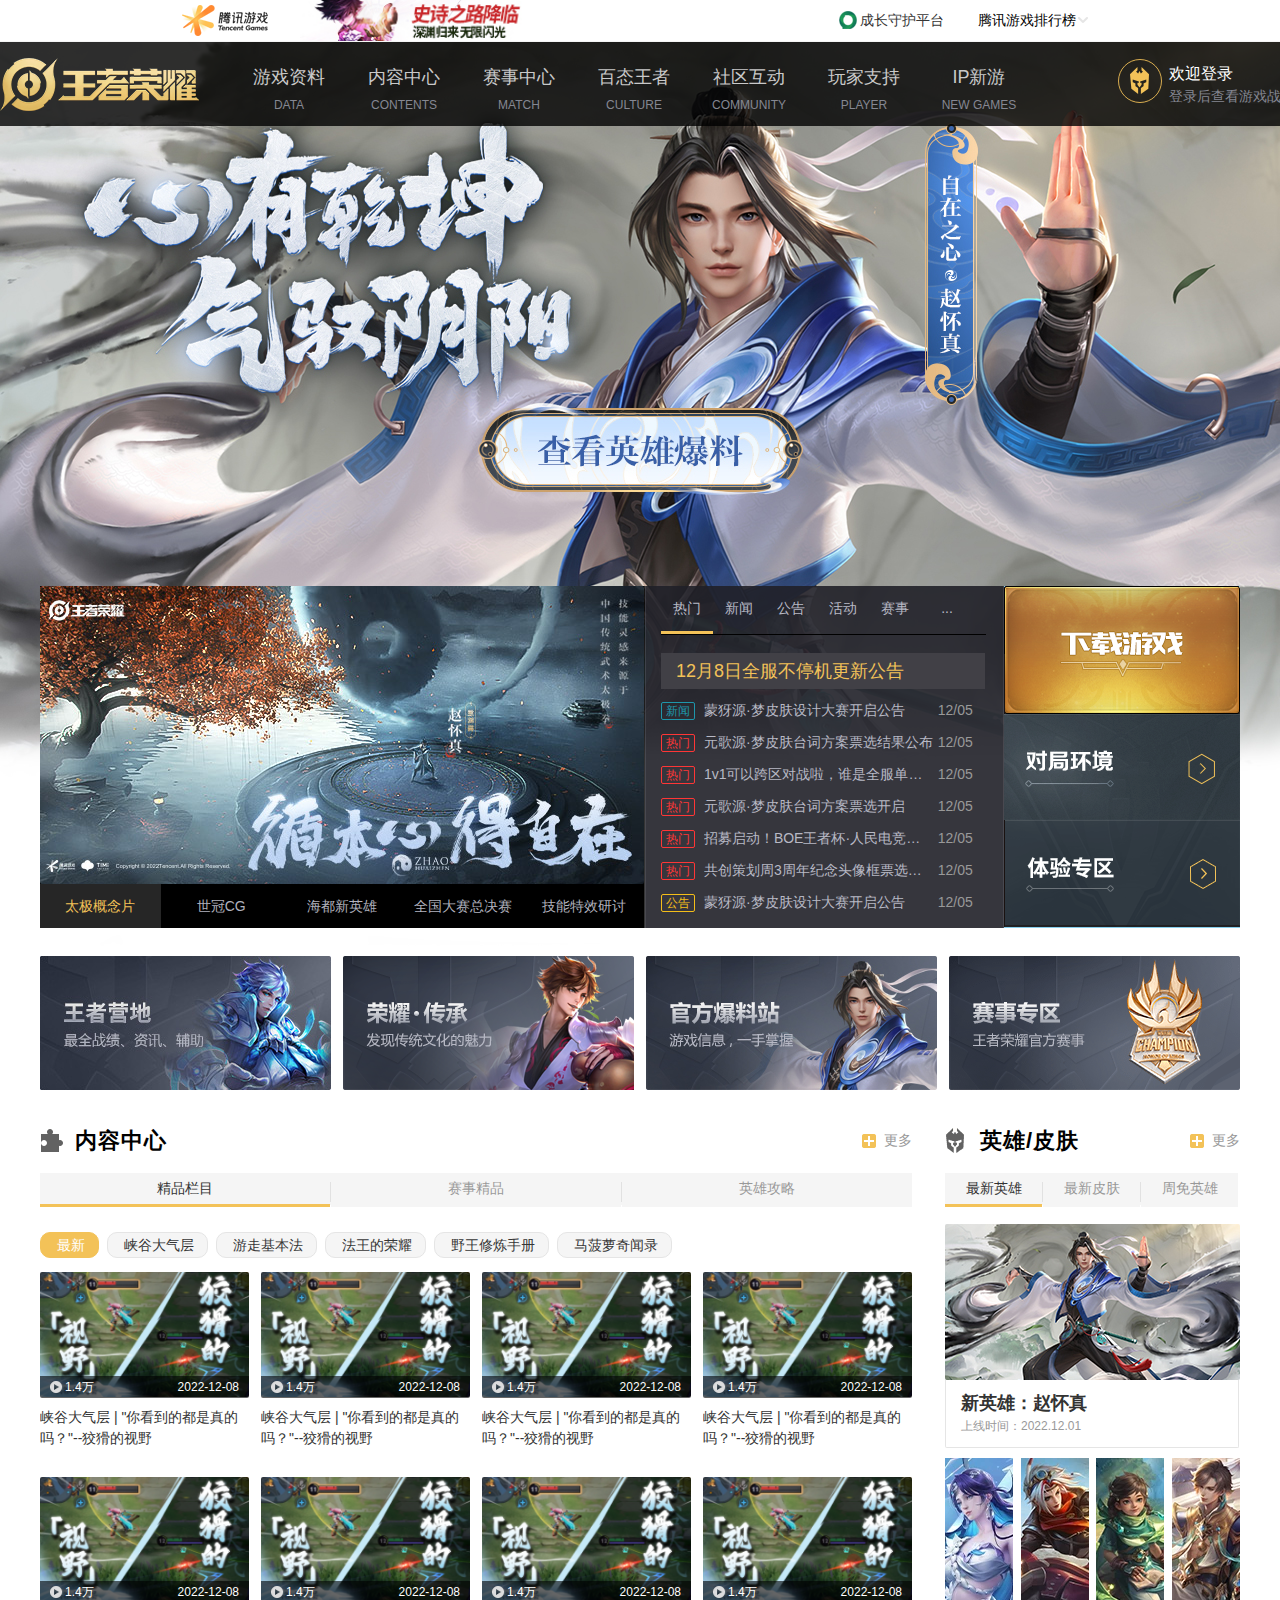
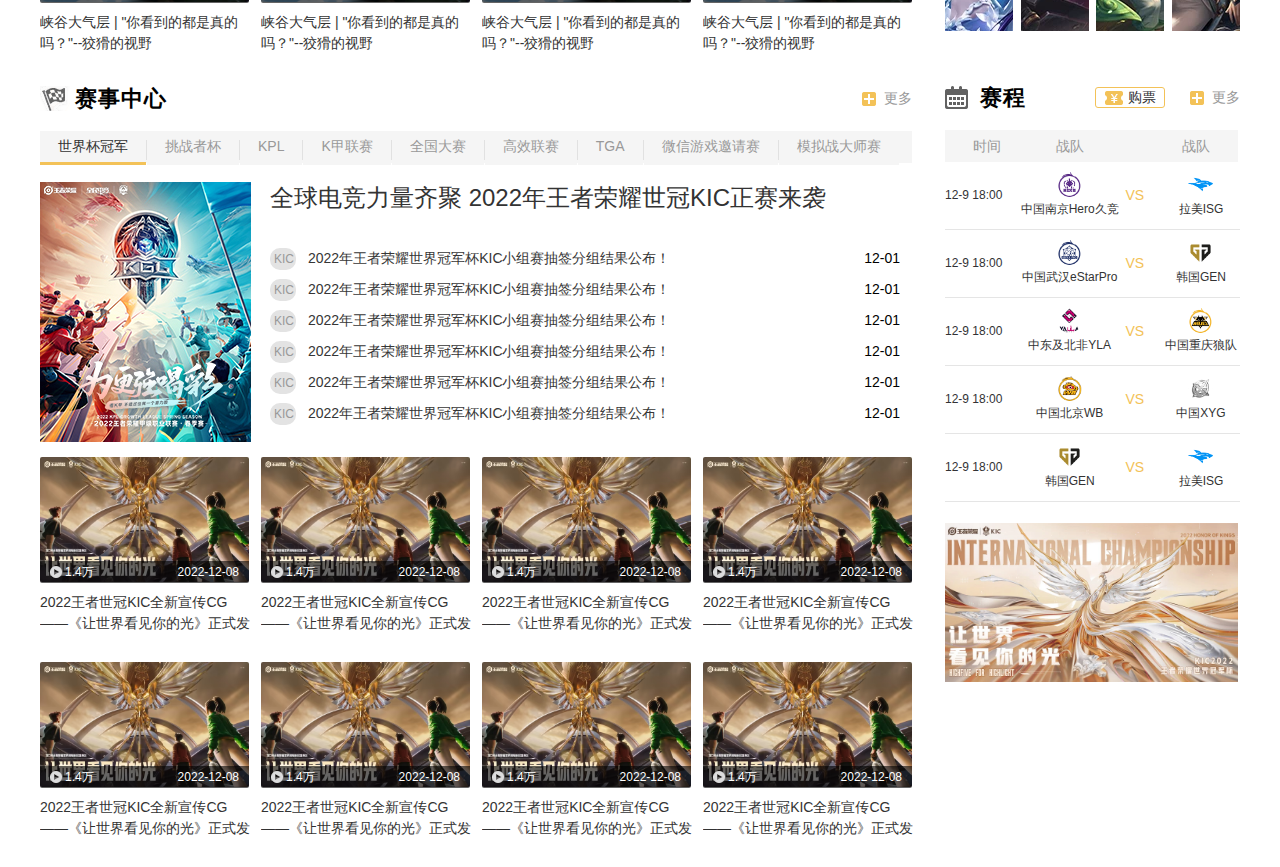
<file: index.html>
<!DOCTYPE html>
<html lang="en">
  <head>
    <meta charset="UTF-8" />
    <meta http-equiv="X-UA-Compatible" content="IE=edge" />
    <meta name="viewport" content="width=device-width, initial-scale=1.0" />
    <title>王者荣耀官方网站-腾讯游戏</title>
    <meta
      name="keywords"
      content="王者荣耀,王者,荣耀,moba手游,王者荣耀手游,王者手游,王者荣耀官网,王者荣耀免费下载,王者荣耀官方下载,王者荣耀电脑版,王者荣耀礼包,王者荣耀福利,王者下载,王者荣耀体验服,王者荣耀S29,海月,幻海映月,王者荣耀海月,王者荣耀新赛季,王者荣耀新战令"
    />

    <script src="./js/page_main.js" defer></script>
    <script src="./js/page_top.js" defer></script>
    <link rel="icon" href="https://pvp.qq.com/favicon.ico" />
    <link rel="stylesheet" href="./css/common.css" />
    <link rel="stylesheet" href="./css/reset.css" />
    <link rel="stylesheet" href="./css/page_top.css" />
    <link rel="stylesheet" href="./css/page_header.css" />
    <link rel="stylesheet" href="./css/page_main.css" />
    <link rel="stylesheet" href="./css/page_main_content.css" />
    <link rel="stylesheet" href="./css/video.css" />
  </head>
  <body>
    <div class="top">
      <div class="top_wrapper area">
        <div class="top_content">
          <div class="top_left">
            <a href="javascript:;" class="top_blnk" title="腾讯游戏logo">腾讯游戏logo</a>
            <img src="./img/top_dnf.jpg" class="top_dnf" />
          </div>
          <div class="top_right">
            <h3 class="top_defend">
              <a href="javascript:;">成长守护平台</a>
            </h3>
            <h3 class="top_ranking">
              腾讯游戏排行榜
              <i></i>
            </h3>
            <div class="ost_rank">
              <div class="new_col">
                <h2 class="rank_title">
                  <a href="javascript:;">热门端游排行榜</a>
                </h2>
                <ul class="rank_list">
                  <li class="rank_item">
                    <p class="game_name">地下城与勇士</p>
                    <img src="./img/dnf.jpg" alt="" />
                    <div class="rank_btn_bar">
                      <a href="javascript:;">进入官网</a>
                      <a href="javascript:;">下载游戏</a>
                    </div>
                    <div class="rank_order">2</div>
                  </li>
                  <li class="rank_item">
                    <p class="game_name">FIFA Online 4</p>
                    <img src="./img/FIFA.jpg" alt="" />
                    <div class="rank_btn_bar">
                      <a href="javascript:;">进入官网</a>
                      <a href="javascript:;">下载游戏</a>
                    </div>
                    <div class="rank_order">2</div>
                  </li>
                  <li class="rank_item">
                    <p class="game_name">NBA2K Online2</p>
                    <img src="./img/nba.webp" alt="" />
                    <div class="rank_btn_bar">
                      <a href="javascript:;">进入官网</a>
                      <a href="javascript:;">下载游戏</a>
                    </div>
                    <div class="rank_order">2</div>
                  </li>
                </ul>
              </div>
            </div>
          </div>
        </div>
        <div class="ost_img" style="display: none">
          <a href="javascript:;">
            <img src="./img/d45735c300b21233d8a92791452e1ea8.jpg" alt="" />
          </a>
        </div>
      </div>
    </div>
    <div class="content">
      <div class="header">
        <div class="header_inner">
          <h1>
            <a href="javascript:;" class="logo" title="王者荣耀">王者荣耀</a>
          </h1>
          <ul class="main-nav">
            <li>
              <a href="javascript:;" title="游戏资料">
                游戏资料
                <i>DATA</i>
              </a>
            </li>
            <li>
              <a href="javascript:;" title="内容中心">
                内容中心
                <i>CONTENTS</i>
              </a>
            </li>
            <li>
              <a href="javascript:;" title="赛事中心">
                赛事中心
                <i>MATCH</i>
              </a>
            </li>
            <li>
              <a href="javascript:;" title="百态王者">
                百态王者
                <i>CULTURE</i>
              </a>
            </li>
            <li>
              <a href="javascript:;" title="社区互动">
                社区互动
                <i>COMMUNITY</i>
              </a>
            </li>
            <li>
              <a href="javascript:;" title="玩家支持">
                玩家支持
                <i>PLAYER</i>
              </a>
            </li>
            <li>
              <a href="javascript:;" title="IP新游">
                IP新游
                <i>NEW GAMES</i>
              </a>
            </li>
          </ul>
          <div class="login_pannel">
            <a href="javascript:;">
              <img src="./img/下载.png" width="42" height="42" />
            </a>
            <div class="unlogin">
              <div class="unlogin_info">
                <a href="javascript:;">欢迎登录</a>
                <p>登录后查看游戏战绩</p>
              </div>
            </div>
          </div>
        </div>
        <div class="sub_nav">
          <ul class="sub_nav_inner">
            <li class="down_nav">
              <a href="javascript:;">版本介绍</a>
              <a href="javascript:;">游戏介绍</a>
              <a href="javascript:;">英雄资料</a>
              <a href="javascript:;">
                <i class="icon_hot"></i>
                爆料站
              </a>
              <a href="javascript:;">
                <i class="icon_fans"></i>
                世界观体验站
              </a>
              <a href="javascript:;">游戏壁纸</a>
            </li>
            <li class="down_nav">
              <a href="javascript:;">攻略中心</a>
              <a href="javascript:;">开放素材库</a>
              <a href="javascript:;">
                <i class="icon_fans"></i>
                内容共创平台
              </a>
              <a href="javascript:;">
                <i class="icon_fans"></i>
                手语打法参考
              </a>
            </li>
            <li class="down_nav">
              <a href="javascript:;">
                <i class="icon_hot"></i>
                世界冠军杯
              </a>
              <a href="javascript:;">挑战者杯</a>
              <a href="javascript:;">KPL</a>
              <a href="javascript:;">
                <i class="icon_hot"></i>
                全国大赛
              </a>
              <a href="javascript:;">女子公开赛</a>
              <a href="javascript:;">K甲联赛</a>
              <a href="javascript:;">高效联赛</a>
              <a href="javascript:;">
                <i class="icon_fans"></i>
                王者赛宝
              </a>
              <a href="javascript:;">赛事数据</a>
            </li>
            <li class="down_nav">
              <a href="javascript:;">
                <i class="icon_hot"></i>
                世界冠军杯
              </a>
              <a href="javascript:;">挑战者杯</a>
              <a href="javascript:;">KPL</a>
              <a href="javascript:;">
                <i class="icon_hot"></i>
                全国大赛
              </a>
              <a href="javascript:;">女子公开赛</a>
              <a href="javascript:;">K甲联赛</a>
              <a href="javascript:;">商户特权</a>
              <a href="javascript:;">龙翼王者卡</a>
            </li>
            <li class="down_nav">
              <a href="javascript:;">
                <i class="icon_hot"></i>
                世界冠军杯
              </a>
              <a href="javascript:;">挑战者杯</a>
              <a href="javascript:;">KPL</a>
              <a href="javascript:;">
                <i class="icon_hot"></i>
                全国大赛
              </a>
              <a href="javascript:;">女子公开赛</a>
              <a href="javascript:;">K甲联赛</a>
            </li>
            <li class="down_nav">
              <a href="javascript:;">腾讯游戏防沉迷</a>
              <a href="javascript:;">
                <i class="icon_guard"></i>
                成长守护平台
              </a>
              <a href="javascript:;">对局环境情报站</a>
              <a href="javascript:;">客服专区</a>
              <a href="javascript:;">礼包兑换</a>
              <a href="javascript:;">自助服务</a>
            </li>
            <li class="down_nav">
              <a href="javascript:;">
                <i class="icon_hot"></i>
                世界冠军杯
              </a>
              <a href="javascript:;">挑战者杯</a>
              <a href="javascript:;">KPL</a>
              <a href="javascript:;">
                <i class="icon_hot"></i>
                全国大赛
              </a>
              <a href="javascript:;">女子公开赛</a>
              <a href="javascript:;">K甲联赛</a>
            </li>
          </ul>
        </div>
      </div>
      <a class="kv_link" href="javascript:;"></a>

      <div class="main">
        <div class="main_news">
          <div class="main_news_rotate">
            <div class="pic">
              <a href="javascript:;">
                <img src="./img/banner1.jpeg" alt="" />
              </a>
              <a href="javascript:;">
                <img src="./img/banner2.jpeg" alt="" />
              </a>
              <a href="javascript:;">
                <img src="./img/banner3.jpeg" alt="" />
              </a>
              <a href="javascript:;">
                <img src="./img/banner4.jpeg" alt="" />
              </a>
              <a href="javascript:;">
                <img src="./img/banner5.jpeg" alt="" />
              </a>
            </div>
            <div class="btn">
              <a data-index="0" href="javascript:;" class="on item">太极概念片</a>
              <a data-index="1" href="javascript:;" class="item">世冠CG</a>
              <a data-index="2" href="javascript:;" class="item">海都新英雄</a>
              <a data-index="3" href="javascript:;" class="item">全国大赛总决赛</a>
              <a data-index="4" href="javascript:;" class="item">技能特效研讨</a>
            </div>
          </div>
          <div class="main_news_center">
            <div class="main_news_tab">
              <ul class="tab_hd">
                <li>
                  <a href="javascript:;">热门</a>
                </li>
                <li>
                  <a href="javascript:;">新闻</a>
                </li>
                <li>
                  <a href="javascript:;">公告</a>
                </li>
                <li>
                  <a href="javascript:;">活动</a>
                </li>
                <li>
                  <a href="javascript:;">赛事</a>
                </li>
                <li>
                  <a href="javascript:;" title="更多">...</a>
                </li>
              </ul>
              <div class="news_list">
                <ul>
                  <li>
                    <a href="javascript:;">
                      <span class="news_title">12月8日全服不停机更新公告</span>
                    </a>
                  </li>
                  <li>
                    <a href="javascript:;">
                      <span class="news_type type_xinwen">新闻</span>
                      <span class="news_title">蒙犽源·梦皮肤设计大赛开启公告</span>
                    </a>
                    <em>12/05</em>
                  </li>
                  <li>
                    <a href="javascript:;">
                      <span class="news_type">热门</span>
                      <span class="news_title">元歌源·梦皮肤台词方案票选结果公布</span>
                    </a>
                    <em>12/05</em>
                  </li>

                  <li>
                    <a href="javascript:;">
                      <span class="news_type">热门</span>
                      <span class="news_title">1v1可以跨区对战啦，谁是全服单挑王一试便知！</span>
                    </a>
                    <em>12/05</em>
                  </li>
                  <li>
                    <a href="javascript:;">
                      <span class="news_type">热门</span>
                      <span class="news_title">元歌源·梦皮肤台词方案票选开启</span>
                    </a>
                    <em>12/05</em>
                  </li>
                  <li>
                    <a href="javascript:;">
                      <span class="news_type">热门</span>
                      <span class="news_title">
                        招募启动！BOE王者杯·人民电竞超级联赛王者荣耀挑战赛燃战在即
                      </span>
                    </a>
                    <em>12/05</em>
                  </li>
                  <li>
                    <a href="javascript:;">
                      <span class="news_type">热门</span>
                      <span class="news_title">
                        共创策划周3周年纪念头像框票选结果公布【互动小任务第20期】
                      </span>
                    </a>
                    <em>12/05</em>
                  </li>
                  <li>
                    <a href="javascript:;">
                      <span class="news_type type_gonggao">公告</span>
                      <span class="news_title">蒙犽源·梦皮肤设计大赛开启公告</span>
                    </a>
                    <em>12/05</em>
                  </li>
                </ul>
              </div>
            </div>
          </div>
          <div class="main_news_download">
            <a href="javascript:;" class="download_btn">
              <!-- <span></span> -->
            </a>
            <a href="javascript:;" class="guard_btn"></a>
            <a href="javascript:;" class="tiyan_btn"></a>
          </div>
        </div>
        <div class="main_entrance">
          <a href="javasciprt:;">
            <img src="./img/王者营地.jpg" alt="" />
          </a>
          <a href="javasciprt:;">
            <img src="./img/荣耀传承.png" alt="" />
          </a>
          <a href="javasciprt:;">
            <img src="./img/爆料.jpg" alt="" />
          </a>
          <a href="javasciprt:;">
            <img src="./img/赛事.png" alt="" />
          </a>
        </div>
        <div class="main_item">
          <div class="strategy_center">
            <div class="item_header">
              <em class="item_icon"></em>
              <h3 class="item_title">内容中心</h3>
              <a href="javascript:;" class="more_btn">更多</a>
            </div>
            <div class="item_nav">
              <a href="javascript:;" class="on navBtn">精品栏目</a>
              <i class="split"></i>
              <a href="javascript:;" class="navBtn">赛事精品</a>
              <i class="split"></i>
              <a href="javascript:;" class="navBtn">英雄攻略</a>
            </div>
            <div class="top_title">
              <a href="javascript:;" class="on nav_title">最新</a>
              <a href="javascript:;" class="on nav_title">峡谷大气层</a>
              <a href="javascript:;" class="on nav_title">游走基本法</a>
              <a href="javascript:;" class="on nav_title">法王的荣耀</a>
              <a href="javascript:;" class="on nav_title">野王修炼手册</a>
              <a href="javascript:;" class="on nav_title">马菠萝奇闻录</a>
            </div>
            <div class="video">
              <ul class="video_list">
                <li class="video_item">
                  <a href="javascript:;">
                    <img src="./img/video(1).png" alt="" />
                    <span class="play_bar">
                      <em class="fl ico_play">1.4万</em>
                      <em class="fr">2022-12-08</em>
                    </span>
                    <div class="video_title" title="峡谷大气层 | ">
                      峡谷大气层 | "你看到的都是真的吗？"--狡猾的视野
                    </div>
                  </a>
                  <div class="mask">
                    <span class="mask_play_icon"></span>
                  </div>
                </li>
                <li class="video_item">
                  <a href="javascript:;">
                    <img src="./img/video(1).png" alt="" />
                    <span class="play_bar">
                      <em class="fl ico_play">1.4万</em>
                      <em class="fr">2022-12-08</em>
                    </span>
                    <div class="video_title" title="峡谷大气层 | ">
                      峡谷大气层 | "你看到的都是真的吗？"--狡猾的视野
                    </div>
                  </a>
                  <div class="mask">
                    <span class="mask_play_icon"></span>
                  </div>
                </li>
                <li class="video_item">
                  <a href="javascript:;">
                    <img src="./img/video(1).png" alt="" />
                    <span class="play_bar">
                      <em class="fl ico_play">1.4万</em>
                      <em class="fr">2022-12-08</em>
                    </span>
                    <div class="video_title" title="峡谷大气层 | ">
                      峡谷大气层 | "你看到的都是真的吗？"--狡猾的视野
                    </div>
                  </a>
                  <div class="mask">
                    <span class="mask_play_icon"></span>
                  </div>
                </li>
                <li class="video_item">
                  <a href="javascript:;">
                    <img src="./img/video(1).png" alt="" />
                    <span class="play_bar">
                      <em class="fl ico_play">1.4万</em>
                      <em class="fr">2022-12-08</em>
                    </span>
                    <div class="video_title" title="峡谷大气层 | ">
                      峡谷大气层 | "你看到的都是真的吗？"--狡猾的视野
                    </div>
                  </a>
                  <div class="mask">
                    <span class="mask_play_icon"></span>
                  </div>
                </li>
                <li class="video_item">
                  <a href="javascript:;">
                    <img src="./img/video(1).png" alt="" />
                    <span class="play_bar">
                      <em class="fl ico_play">1.4万</em>
                      <em class="fr">2022-12-08</em>
                    </span>
                    <div class="video_title" title="峡谷大气层 | ">
                      峡谷大气层 | "你看到的都是真的吗？"--狡猾的视野
                    </div>
                  </a>
                  <div class="mask">
                    <span class="mask_play_icon"></span>
                  </div>
                </li>
                <li class="video_item">
                  <a href="javascript:;">
                    <img src="./img/video(1).png" alt="" />
                    <span class="play_bar">
                      <em class="fl ico_play">1.4万</em>
                      <em class="fr">2022-12-08</em>
                    </span>
                    <div class="video_title" title="峡谷大气层 | ">
                      峡谷大气层 | "你看到的都是真的吗？"--狡猾的视野
                    </div>
                  </a>
                  <div class="mask">
                    <span class="mask_play_icon"></span>
                  </div>
                </li>
                <li class="video_item">
                  <a href="javascript:;">
                    <img src="./img/video(1).png" alt="" />
                    <span class="play_bar">
                      <em class="fl ico_play">1.4万</em>
                      <em class="fr">2022-12-08</em>
                    </span>
                    <div class="video_title" title="峡谷大气层 | ">
                      峡谷大气层 | "你看到的都是真的吗？"--狡猾的视野
                    </div>
                  </a>
                  <div class="mask">
                    <span class="mask_play_icon"></span>
                  </div>
                </li>
                <li class="video_item">
                  <a href="javascript:;">
                    <img src="./img/video(1).png" alt="" />
                    <span class="play_bar">
                      <em class="fl ico_play">1.4万</em>
                      <em class="fr">2022-12-08</em>
                    </span>
                    <div class="video_title" title="峡谷大气层 | ">
                      峡谷大气层 | "你看到的都是真的吗？"--狡猾的视野
                    </div>
                  </a>
                  <div class="mask">
                    <span class="mask_play_icon"></span>
                  </div>
                </li>
              </ul>
            </div>
            <div class="item_header">
              <em class="item_icon item_saishi"></em>
              <h3 class="item_title">赛事中心</h3>
              <a href="javascript:;" class="more_btn">更多</a>
            </div>
            <div class="item_nav item_saishi">
              <a href="javascript:;" class="on navBtn">世界杯冠军</a>
              <i class="split"></i>
              <a href="javascript:;" class="navBtn">挑战者杯</a>
              <i class="split"></i>
              <a href="javascript:;" class="navBtn">KPL</a>
              <i class="split"></i>
              <a href="javacript:;" class="navBtn">K甲联赛</a>
              <i class="split"></i>
              <a href="javascript:;" class="navBtn">全国大赛</a>
              <i class="split"></i>
              <a href="javascript:;" class="navBtn">高效联赛</a>
              <i class="split"></i>
              <a href="javascript:;" class="navBtn">TGA</a>
              <i class="split"></i>
              <a href="javascript:;" class="navBtn">微信游戏邀请赛</a>
              <i class="split"></i>
              <a href="javascript:;" class="navBtn">模拟战大师赛</a>
            </div>
            <div class="item_content">
              <div class="match_news">
                <div class="match_pic">
                  <a href="javascript:;">
                    <img src="./img/比赛.jpg" alt="" />
                  </a>
                </div>
                <ul class="match_list">
                  <li class="match_list_title">
                    <span></span>
                    <a href="javascript:;">全球电竞力量齐聚 2022年王者荣耀世冠KIC正赛来袭</a>
                  </li>
                  <li>
                    <span class="news_type">KIC</span>
                    <a href="javascript:;">2022年王者荣耀世界冠军杯KIC小组赛抽签分组结果公布！</a>
                    <em class="news_time">12-01</em>
                  </li>
                  <li>
                    <span class="news_type">KIC</span>
                    <a href="javascript:;">2022年王者荣耀世界冠军杯KIC小组赛抽签分组结果公布！</a>
                    <em class="news_time">12-01</em>
                  </li>
                  <li>
                    <span class="news_type">KIC</span>
                    <a href="javascript:;">2022年王者荣耀世界冠军杯KIC小组赛抽签分组结果公布！</a>
                    <em class="news_time">12-01</em>
                  </li>
                  <li>
                    <span class="news_type">KIC</span>
                    <a href="javascript:;">2022年王者荣耀世界冠军杯KIC小组赛抽签分组结果公布！</a>
                    <em class="news_time">12-01</em>
                  </li>
                  <li>
                    <span class="news_type">KIC</span>
                    <a href="javascript:;">2022年王者荣耀世界冠军杯KIC小组赛抽签分组结果公布！</a>
                    <em class="news_time">12-01</em>
                  </li>
                  <li>
                    <span class="news_type">KIC</span>
                    <a href="javascript:;">2022年王者荣耀世界冠军杯KIC小组赛抽签分组结果公布！</a>
                    <em class="news_time">12-01</em>
                  </li>
                </ul>
              </div>
              <div class="video">
                <ul class="video_list">
                  <li
                    class="video_item"
                    title="2022王者世冠KIC全新宣传CG——《让世界看见你的光》正式发布 "
                  >
                    <a href="javascript:;">
                      <img src="./img/640.avif" alt="" />
                      <span class="play_bar">
                        <em class="fl ico_play">1.4万</em>
                        <em class="fr">2022-12-08</em>
                      </span>
                      <div class="video_title">
                        2022王者世冠KIC全新宣传CG——《让世界看见你的光》正式发布
                      </div>
                    </a>
                    <div class="mask">
                      <span class="mask_play_icon"></span>
                    </div>
                  </li>
                  <li
                    class="video_item"
                    title="2022王者世冠KIC全新宣传CG——《让世界看见你的光》正式发布 "
                  >
                    <a href="javascript:;">
                      <img src="./img/640.avif" alt="" />
                      <span class="play_bar">
                        <em class="fl ico_play">1.4万</em>
                        <em class="fr">2022-12-08</em>
                      </span>
                      <div class="video_title">
                        2022王者世冠KIC全新宣传CG——《让世界看见你的光》正式发布
                      </div>
                    </a>
                    <div class="mask">
                      <span class="mask_play_icon"></span>
                    </div>
                  </li>
                  <li
                    class="video_item"
                    title="2022王者世冠KIC全新宣传CG——《让世界看见你的光》正式发布 "
                  >
                    <a href="javascript:;">
                      <img src="./img/640.avif" alt="" />
                      <span class="play_bar">
                        <em class="fl ico_play">1.4万</em>
                        <em class="fr">2022-12-08</em>
                      </span>
                      <div class="video_title">
                        2022王者世冠KIC全新宣传CG——《让世界看见你的光》正式发布
                      </div>
                    </a>
                    <div class="mask">
                      <span class="mask_play_icon"></span>
                    </div>
                  </li>
                  <li
                    class="video_item"
                    title="2022王者世冠KIC全新宣传CG——《让世界看见你的光》正式发布 "
                  >
                    <a href="javascript:;">
                      <img src="./img/640.avif" alt="" />
                      <span class="play_bar">
                        <em class="fl ico_play">1.4万</em>
                        <em class="fr">2022-12-08</em>
                      </span>
                      <div class="video_title">
                        2022王者世冠KIC全新宣传CG——《让世界看见你的光》正式发布
                      </div>
                    </a>
                    <div class="mask">
                      <span class="mask_play_icon"></span>
                    </div>
                  </li>
                  <li
                    class="video_item"
                    title="2022王者世冠KIC全新宣传CG——《让世界看见你的光》正式发布 "
                  >
                    <a href="javascript:;">
                      <img src="./img/640.avif" alt="" />
                      <span class="play_bar">
                        <em class="fl ico_play">1.4万</em>
                        <em class="fr">2022-12-08</em>
                      </span>
                      <div class="video_title">
                        2022王者世冠KIC全新宣传CG——《让世界看见你的光》正式发布
                      </div>
                    </a>
                    <div class="mask">
                      <span class="mask_play_icon"></span>
                    </div>
                  </li>
                  <li
                    class="video_item"
                    title="2022王者世冠KIC全新宣传CG——《让世界看见你的光》正式发布 "
                  >
                    <a href="javascript:;">
                      <img src="./img/640.avif" alt="" />
                      <span class="play_bar">
                        <em class="fl ico_play">1.4万</em>
                        <em class="fr">2022-12-08</em>
                      </span>
                      <div class="video_title">
                        2022王者世冠KIC全新宣传CG——《让世界看见你的光》正式发布
                      </div>
                    </a>
                    <div class="mask">
                      <span class="mask_play_icon"></span>
                    </div>
                  </li>
                  <li
                    class="video_item"
                    title="2022王者世冠KIC全新宣传CG——《让世界看见你的光》正式发布 "
                  >
                    <a href="javascript:;">
                      <img src="./img/640.avif" alt="" />
                      <span class="play_bar">
                        <em class="fl ico_play">1.4万</em>
                        <em class="fr">2022-12-08</em>
                      </span>
                      <div class="video_title">
                        2022王者世冠KIC全新宣传CG——《让世界看见你的光》正式发布
                      </div>
                    </a>
                    <div class="mask">
                      <span class="mask_play_icon"></span>
                    </div>
                  </li>
                  <li
                    class="video_item"
                    title="2022王者世冠KIC全新宣传CG——《让世界看见你的光》正式发布 "
                  >
                    <a href="javascript:;">
                      <img src="./img/640.avif" alt="" />
                      <span class="play_bar">
                        <em class="fl ico_play">1.4万</em>
                        <em class="fr">2022-12-08</em>
                      </span>
                      <div class="video_title">
                        2022王者世冠KIC全新宣传CG——《让世界看见你的光》正式发布
                      </div>
                    </a>
                    <div class="mask">
                      <span class="mask_play_icon"></span>
                    </div>
                  </li>
                </ul>
              </div>
            </div>
          </div>
          <div class="skin_center">
            <div class="item_header">
              <em class="item_icon"></em>
              <h3 class="item_title">英雄/皮肤</h3>
              <a href="javascript:;" class="more_btn">更多</a>
            </div>
            <div class="item_nav">
              <a href="javascript:;" class="on navBtn">最新英雄</a>
              <i class="split"></i>
              <a href="javascript:;" class="navBtn">最新皮肤</a>
              <i class="split"></i>
              <a href="javascript:;" class="navBtn">周免英雄</a>
            </div>
            <div class="item_content">
              <div class="new_hero">
                <a href="javascript:;">
                  <img src="./img/544.jpg" alt="" />
                </a>
                <div class="new_hero_info">
                  <p class="new_hero_name">新英雄：赵怀真</p>
                  <p>上线时间：2022.12.01</p>
                </div>
              </div>
              <div class="hero_pic_list">
                <ul class="hero_list">
                  <li>
                    <a href="javascript:;">
                      <img src="./img/海月.webp" alt="" width="68" height="173" />
                      <span class="hero_mask"></span>
                      <span class="hero_mask_message">海月</span>
                    </a>
                  </li>
                  <li>
                    <a href="javascript:;">
                      <img src="./img/戈雅.webp" alt="" width="68" height="173" />
                      <span class="hero_mask"></span>
                      <span class="hero_mask_message">戈雅</span>
                    </a>
                  </li>
                  <li>
                    <a href="javascript:;">
                      <img src="./img/桑启.webp" alt="" width="68" height="173" />
                      <span class="hero_mask"></span>
                      <span class="hero_mask_message">桑启</span>
                    </a>
                  </li>
                  <li>
                    <a href="javascript:;">
                      <img src="./img/暃.webp" alt="" width="68" height="173" />
                      <span class="hero_mask"></span>
                      <span class="hero_mask_message">暃</span>
                    </a>
                  </li>
                </ul>
              </div>
            </div>
            <div class="item_header header_saicheng">
              <em class="item_icon item_saicheng"></em>
              <h3 class="item_title">赛程</h3>
              <a href="javascript:;" class="buy_ticket">购票</a>
              <a href="javascript:;" class="more_btn">更多</a>
            </div>
            <div class="item_nav_play">
              <div class="item_nav">
                <span href="javascript:;" class="on navBtn">时间</span>
                <span href="javascript:;" class="navBtn">战队</span>
                <span href="javascript:;" class="col2 navBtn"></span>
                <span href="javascript:;" class="navBtn">战队</span>
              </div>
              <div class="item_content">
                <ul class="item_list_play">
                  <li>
                    <span class="match_time">12-9 18:00</span>
                    <span class="team_name">
                      <img src="./img/hero.png" alt="" />
                      <em>中国南京Hero久竞</em>
                    </span>
                    <span class="vs">VS</span>
                    <span class="team_name">
                      <img src="./img/拉美.png" alt="" />
                      <em>拉美ISG</em>
                    </span>
                  </li>
                  <li>
                    <span class="match_time">12-9 18:00</span>
                    <span class="team_name">
                      <img src="./img/estar.png" alt="" />
                      <em>中国武汉eStarPro</em>
                    </span>
                    <span class="vs">VS</span>
                    <span class="team_name">
                      <img src="./img/GEN.png" alt="" />
                      <em>韩国GEN</em>
                    </span>
                  </li>
                  <li>
                    <span class="match_time">12-9 18:00</span>
                    <span class="team_name">
                      <img src="./img/YLA.png" alt="" />
                      <em>中东及北非YLA</em>
                    </span>
                    <span class="vs">VS</span>
                    <span class="team_name">
                      <img src="./img/中国重庆狼队.png" alt="" />
                      <em>中国重庆狼队</em>
                    </span>
                  </li>
                  <li>
                    <span class="match_time">12-9 18:00</span>
                    <span class="team_name">
                      <img src="./img/WB.png" alt="" />
                      <em>中国北京WB</em>
                    </span>
                    <span class="vs">VS</span>
                    <span class="team_name">
                      <img src="./img/XYG.png" alt="" />
                      <em>中国XYG</em>
                    </span>
                  </li>
                  <li>
                    <span class="match_time">12-9 18:00</span>
                    <span class="team_name">
                      <img src="./img/GEN.png" alt="" />
                      <em>韩国GEN</em>
                    </span>
                    <span class="vs">VS</span>
                    <span class="team_name">
                      <img src="./img/拉美.png" alt="" />
                      <em>拉美ISG</em>
                    </span>
                  </li>
                </ul>
                <div class="match_adver">
                  <a href="javascript:;">
                    <img src="./img/match_kic.webp" alt="" />
                  </a>
                </div>
              </div>
            </div>
          </div>
        </div>
      </div>
    </div>
  </body>
</html>
</file>
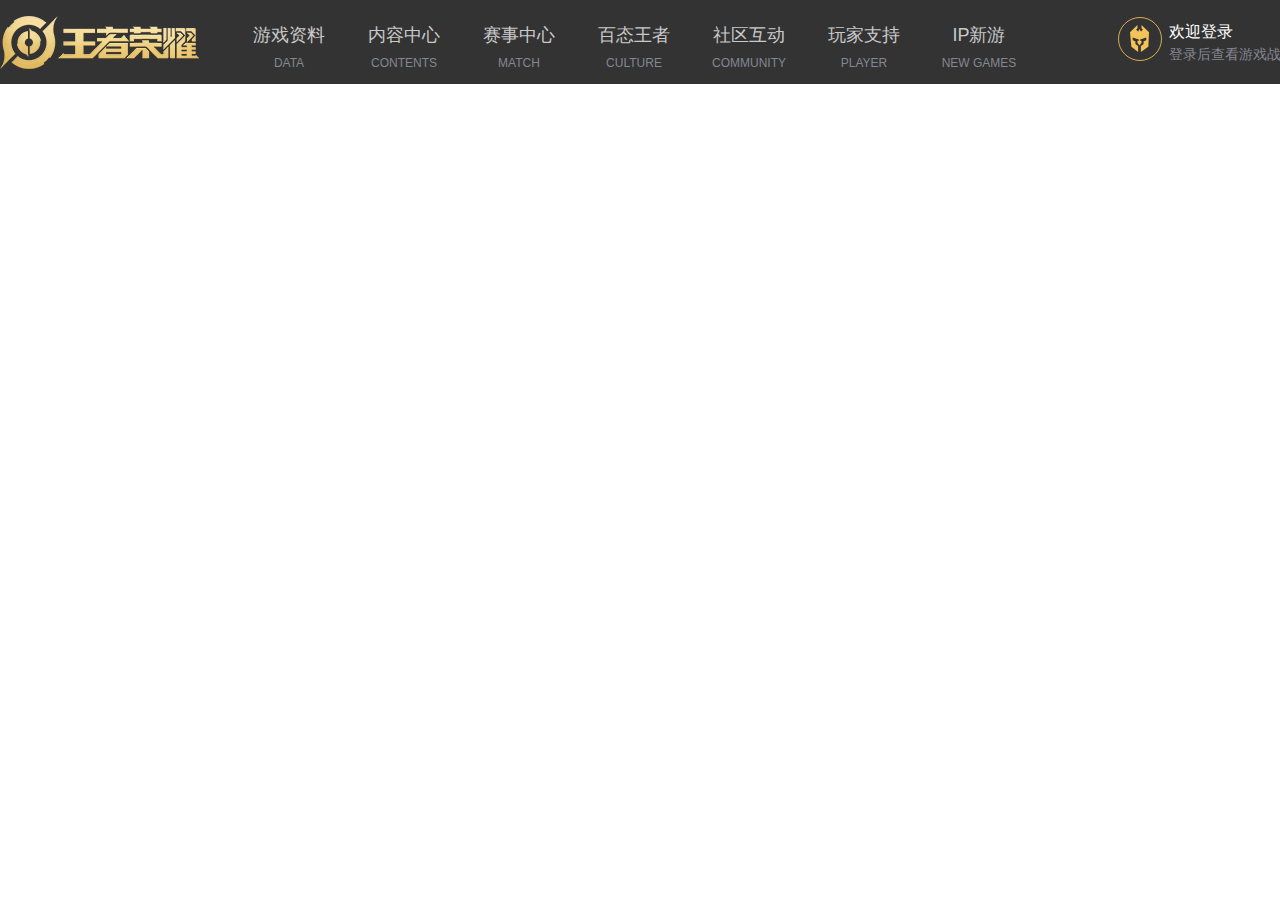
<file: page_header.html>
<!DOCTYPE html>
<html lang="en">
  <head>
    <meta charset="UTF-8" />
    <meta http-equiv="X-UA-Compatible" content="IE=edge" />
    <meta name="viewport" content="width=device-width, initial-scale=1.0" />
    <title>Document</title>
    <link rel="stylesheet" href="./css/reset.css" />
    <link rel="stylesheet" href="./css/common.css" />
    <style>
      .header {
        width: 100%;
        min-width: 1300px;
        height: 84px;
        background: #000;
        background-color: rgba(0, 0, 0, 0.8);
      }
      .header .header_inner {
        position: relative;
        z-index: 111;
        display: flex;
        justify-content: space-between;
        width: 1300px;
        height: 84px;
        /* background-color: green; */
        margin: 0 auto;
      }
      .header .header_inner .logo {
        position: relative;
        top: 50%;
        left: 50%;
        display: block;
        width: 200px;
        line-height: 54px;
        background: url('./img/logo_\(2\).png') no-repeat center center;
        text-indent: -999px;
        transform: translate(-50%, -50%);
      }
      .header .header_inner .main-nav {
        display: flex;
        flex: 1;
        transform: translate(34px);
      }
      .header .header_inner .main-nav > li {
        width: 115px;
        height: 84px;
        text-align: center;
      }
      .header .header_inner .main-nav > li:hover {
        background: url('./img/index.png') no-repeat;
        display: inline-block;
      }
      .header .header_inner .main-nav > li > a {
        display: block;
        width: 110px;
        height: 64px;
        padding: 20px 0 0;
        color: #c9c9c9;
        font-size: 18px;
        line-height: 30px;
      }
      .header .header_inner .main-nav i {
        display: block;
        padding-top: 5px;
        font-size: 12px;
        line-height: 16px;
        color: #858792;
      }
      .header .header_inner .login_pannel {
        display: flex;
        align-items: center;
        width: 182px;
      }
      .header .header_inner .login_pannel > a {
        display: block;
        margin-right: 7px;
      }
      .header .header_inner .login_pannel > a > img {
        border: 1px solid #d9ad50;
        border-radius: 42px;
      }
      .header .header_inner .login_pannel .unlogin .unlogin_info {
        width: 130px;
      }
      .header .header_inner .login_pannel .unlogin .unlogin_info > a {
        color: #ffffff;
        font-size: 16px;
      }
      .header .header_inner .login_pannel .unlogin .unlogin_info > p {
        color: #858792;
      }
      /* 隐藏的导航 */
      /* .header:hover .sub_nav {
        height: 285px;
      } */
      .header .sub_nav {
        /* height: 285px; */
        height: 0;
        position: absolute;
        top: 83px;
        left: 0;
        width: 100%;
        background: #000;
        background: rgba(0, 0, 0, 0.7);
        z-index: 3;
        transition: all 0.3s ease;
        overflow: hidden;
        box-sizing: border-box;
      }

      .header .sub_nav .sub_nav_inner {
        display: flex;
        width: 890px;
        height: 240px;
        margin: 0 auto;
        overflow: hidden;
        zoom: 1;
        padding-top: 15px;
        padding-bottom: 30px;
        padding: 15px 0 30px 50px;
        /* background-color: orange; */
      }

      .header .sub_nav .sub_nav_inner .down_nav {
        display: flex;
        flex-direction: column;
        width: 110px;
        padding: 2px 2.5px 0;
        text-align: center;
        white-space: nowrap;
      }

      .header .sub_nav .sub_nav_inner .down_nav > a {
        height: 30px;
        line-height: 30px;
        display: block;
        padding: 0;
        font-size: 14px;
        color: #c9c9dd;
      }
      .icon_hot,
      .icon_fans,
      .icon_guard {
        overflow: hidden;
        display: inline-block;
        width: 24px;
        height: 24px;
        vertical-align: middle;
        background: url(./img/index.png) no-repeat -136px -5px;
      }
      .icon_hot {
        background-position: -163px -68px;
      }
      .icon_guard {
        background-position: -136px -5px;
      }
      .icon_fans {
        background-position: -137px -68px;
      }

      /* 大背景 */
      .bg_container .bg {
        overflow: hidden;
        position: absolute;
        left: 0;
        top: 0;
        width: 100%;
        height: 1300px;
        background: url(./img/背景.jpg) no-repeat center top;
        z-index: -5;
      }

      .bg_container .kv_link {
        position: absolute;
        z-index: 3;
        width: 1200px;
        height: 440px;
        top: 90px;
        left: 50%;
        margin-left: -600px;
        outline: none;
        text-indent: -9999px;
        overflow: hidden;
        background: url(#);
      }
    </style>
  </head>
  <body>
    <div class="header">
      <div class="header_inner">
        <h1>
          <a href="javascript:;" class="logo" title="王者荣耀">王者荣耀</a>
        </h1>
        <ul class="main-nav">
          <li>
            <a href="javascript:;" title="游戏资料">
              游戏资料
              <i>DATA</i>
            </a>
          </li>
          <li>
            <a href="javascript:;" title="内容中心">
              内容中心
              <i>CONTENTS</i>
            </a>
          </li>
          <li>
            <a href="javascript:;" title="赛事中心">
              赛事中心
              <i>MATCH</i>
            </a>
          </li>
          <li>
            <a href="javascript:;" title="百态王者">
              百态王者
              <i>CULTURE</i>
            </a>
          </li>
          <li>
            <a href="javascript:;" title="社区互动">
              社区互动
              <i>COMMUNITY</i>
            </a>
          </li>
          <li>
            <a href="javascript:;" title="玩家支持">
              玩家支持
              <i>PLAYER</i>
            </a>
          </li>
          <li>
            <a href="javascript:;" title="IP新游">
              IP新游
              <i>NEW GAMES</i>
            </a>
          </li>
        </ul>
        <div class="login_pannel">
          <a href="javascript:;">
            <img src="./img/下载.png" width="42" height="42" />
          </a>
          <div class="unlogin">
            <div class="unlogin_info">
              <a href="javascript:;">欢迎登录</a>
              <p>登录后查看游戏战绩</p>
            </div>
          </div>
        </div>
      </div>
      <div class="sub_nav">
        <ul class="sub_nav_inner">
          <li class="down_nav">
            <a href="javascript:;">版本介绍</a>
            <a href="javascript:;">游戏介绍</a>
            <a href="javascript:;">英雄资料</a>
            <a href="javascript:;">
              <i class="icon_hot"></i>
              爆料站
            </a>
            <a href="javascript:;">
              <i class="icon_fans"></i>
              世界观体验站
            </a>
            <a href="javascript:;">游戏壁纸</a>
          </li>
          <li class="down_nav">
            <a href="javascript:;">攻略中心</a>
            <a href="javascript:;">开放素材库</a>
            <a href="javascript:;">
              <i class="icon_fans"></i>
              内容共创平台
            </a>
            <a href="javascript:;">
              <i class="icon_fans"></i>
              手语打法参考
            </a>
          </li>
          <li class="down_nav">
            <a href="javascript:;">
              <i class="icon_hot"></i>
              世界冠军杯
            </a>
            <a href="javascript:;">挑战者杯</a>
            <a href="javascript:;">KPL</a>
            <a href="javascript:;">
              <i class="icon_hot"></i>
              全国大赛
            </a>
            <a href="javascript:;">女子公开赛</a>
            <a href="javascript:;">K甲联赛</a>
            <a href="javascript:;">高效联赛</a>
            <a href="javascript:;">
              <i class="icon_fans"></i>
              王者赛宝
            </a>
            <a href="javascript:;">赛事数据</a>
          </li>
          <li class="down_nav">
            <a href="javascript:;">
              <i class="icon_hot"></i>
              世界冠军杯
            </a>
            <a href="javascript:;">挑战者杯</a>
            <a href="javascript:;">KPL</a>
            <a href="javascript:;">
              <i class="icon_hot"></i>
              全国大赛
            </a>
            <a href="javascript:;">女子公开赛</a>
            <a href="javascript:;">K甲联赛</a>
            <a href="javascript:;">商户特权</a>
            <a href="javascript:;">龙翼王者卡</a>
          </li>
          <li class="down_nav">
            <a href="javascript:;">
              <i class="icon_hot"></i>
              世界冠军杯
            </a>
            <a href="javascript:;">挑战者杯</a>
            <a href="javascript:;">KPL</a>
            <a href="javascript:;">
              <i class="icon_hot"></i>
              全国大赛
            </a>
            <a href="javascript:;">女子公开赛</a>
            <a href="javascript:;">K甲联赛</a>
          </li>
          <li class="down_nav">
            <a href="javascript:;">腾讯游戏防沉迷</a>
            <a href="javascript:;">
              <i class="icon_guard"></i>
              成长守护平台
            </a>
            <a href="javascript:;">对局环境情报站</a>
            <a href="javascript:;">客服专区</a>
            <a href="javascript:;">礼包兑换</a>
            <a href="javascript:;">自助服务</a>
          </li>
          <li class="down_nav">
            <a href="javascript:;">
              <i class="icon_hot"></i>
              世界冠军杯
            </a>
            <a href="javascript:;">挑战者杯</a>
            <a href="javascript:;">KPL</a>
            <a href="javascript:;">
              <i class="icon_hot"></i>
              全国大赛
            </a>
            <a href="javascript:;">女子公开赛</a>
            <a href="javascript:;">K甲联赛</a>
          </li>
        </ul>
      </div>
    </div>
    <script></script>
  </body>
</html>
</file>
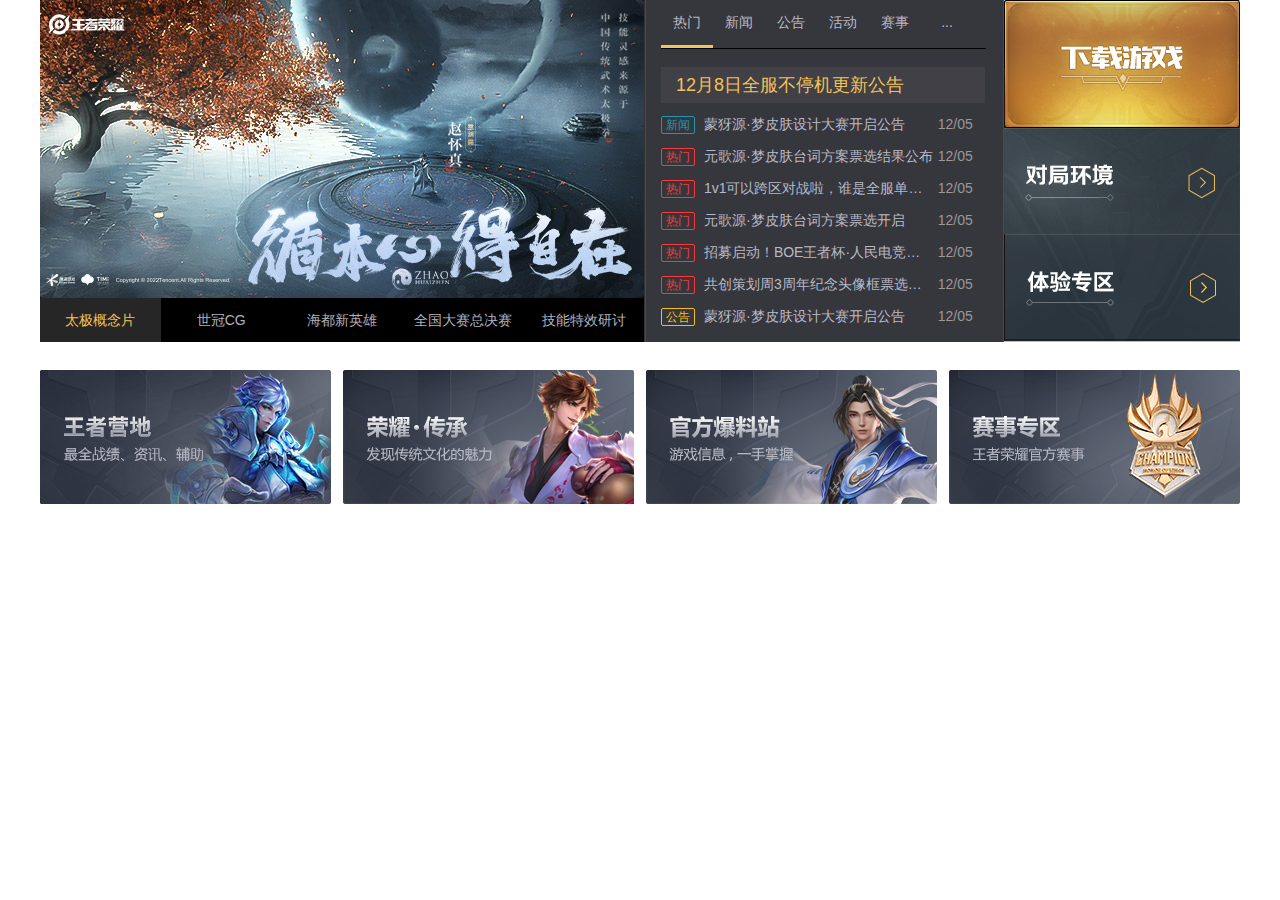
<file: page_main.html>
<!DOCTYPE html>
<html lang="en">
  <head>
    <meta charset="UTF-8" />
    <meta http-equiv="X-UA-Compatible" content="IE=edge" />
    <meta name="viewport" content="width=device-width, initial-scale=1.0" />
    <title>Document</title>
    <link rel="stylesheet" href="./css/reset.css" />
    <style>
      .main {
        width: 1200px;
        margin: 0 auto;
      }
      .main .main_news {
        display: flex;
        width: 1200px;
        height: 342px;
        /* background-color: #f00; */
        background: url(./img/rotate_bg.png) no-repeat left top;
      }
      .main .main_news .main_news_rotate {
        display: flex;
        flex-direction: column;
        width: 604px;
        background-color: #000;
      }

      .main .main_news .main_news_rotate .pic {
        display: flex;
        flex-wrap: wrap;
        width: 604px;
        height: 298px;
        overflow: hidden;
      }

      .main .main_news .main_news_rotate .pic > a {
        display: block;
        width: 100%;
        height: 100%;
        transition: transform 1s;
      }
      .main .main_news .main_news_rotate .pic > a > img {
        width: 100%;
        height: 100%;
        border: 0;
        border-radius: 2px 2px;
      }

      .main .main_news .main_news_rotate .btn {
        display: flex;
        justify-content: space-between;
        height: 44px;
      }

      .main .main_news .main_news_rotate .btn .on:first-child {
        background: rgba(255, 255, 255, 0.15);
        color: #f3c258;
      }
      .main .main_news .main_news_rotate .btn > li > a {
        width: 120.8px;
        display: block;
        line-height: 44px;
        text-align: center;
        color: #b1b2be;
      }

      .main .main_news .main_news_center {
        /* width: 325px; */
        flex: 1;
        /* margin-left: 100px; */
        /* background-color: orange; */
      }

      .main .main_news .main_news_download {
        width: 236px;
        background-color: skyblue;
      }
      .main .main_news .main_news_rotate,
      .main .main_news .main_news_center,
      .main .main_news .main_news_download {
        height: 342px;
      }

      .main .main_news .main_news_center {
        padding: 0 17px;
      }
      .main .main_news .main_news_center .main_news_tab {
        width: 325px;
        /* background-color: brown; */
      }

      .main .main_news .main_news_center .main_news_tab .tab_hd {
        display: flex;
        border-bottom: 1px solid #000;
      }

      .main .main_news .main_news_center .main_news_tab .tab_hd > li {
        width: 52px;
        font-size: 14px;
        text-align: center;
        line-height: 45px;
        transition: all 350ms;
      }

      .main .main_news .main_news_center .main_news_tab .tab_hd > li:first-child {
        border-bottom: 3px solid #f3c258;
      }

      .main .main_news .main_news_center .main_news_tab .tab_hd > li:hover {
        border-bottom: 3px solid #f3c258;
      }
      .main .main_news .main_news_center .main_news_tab .tab_hd > li > a:last-child:hover {
        color: #b8b9c5;
      }
      .main .main_news .main_news_center .main_news_tab .tab_hd > li:last-child {
        border-bottom: 0;
      }
      .main .main_news .main_news_center .main_news_tab .tab_hd > li > a {
        color: #b8b9c5;
      }
      .main .main_news .main_news_center .main_news_tab .tab_hd > li > a:hover {
        color: #f3c258;
      }

      .main .main_news .main_news_center .main_news_tab .news_list > ul > li {
        color: #333333;
        margin-bottom: 11px;
      }

      .main .main_news .main_news_center .main_news_tab .news_list > ul > li > em {
        color: #999;
      }
      .main .main_news .main_news_center .main_news_tab .news_list > ul > li:first-child {
        line-height: 36px;
        width: 294px;
        padding: 0 15px;
        margin-bottom: 11px;
        margin-top: 18px;
        background: #414046;
      }

      .main .main_news .main_news_center .main_news_tab .news_list .news_type {
        display: inline-block;
        color: #ff3636;
        margin-right: 5px;
        font-size: 12px;
        line-height: 16px;
        border: 1px solid currentColor;
        vertical-align: top;
        margin-top: 2px;
        width: 32px;
        text-align: center;
        border-radius: 2px;
      }

      .main .main_news .main_news_center .main_news_tab .news_list li:first-child > a .news_title {
        color: #f3c258;
        font-size: 18px;
      }

      .main .main_news .main_news_center .main_news_tab .news_list .type_xinwen {
        color: #1e96ab;
      }
      .main .main_news .main_news_center .main_news_tab .news_list li:last-child > a .type_gonggao {
        color: #f4be19;
      }

      .main .main_news .main_news_center .main_news_tab .news_list .news_title {
        width: 230px;
        text-overflow: ellipsis;
        white-space: nowrap;
        overflow: hidden;
        display: inline-block;
        vertical-align: top;
        color: #b8b9c5;
        font-size: 14px;
      }
      .main .main_news .main_news_download .download_btn {
        position: relative;
        display: block;
        width: 236px;
        height: 128px;
        background: url(./img/index.png) no-repeat 0 -219px;
      }

      .main .main_news .main_news_download .guard_btn {
        height: 106px;
        background: url(./img/index.png) no-repeat 0 -350px;
      }
      .main .main_news .main_news_download .guard_btn,
      .main .main_news .main_news_download .tiyan_btn {
        display: block;
        width: 236px;
      }
      .main .main_news .main_news_download .tiyan_btn {
        height: 108px;
        background: url(./img/index.png) no-repeat 0 -461px;
      }

      /* 下面四个图 */
      .main .main_entrance {
        display: flex;
        justify-content: space-between;
        overflow: hidden;
        height: 134px;
        margin: 28px auto 34px;
        letter-spacing: -0.35em;
      }

      .main .main_entrance > a {
        display: block;
        width: 291px;
        height: 134px;
        overflow: hidden;
      }
      .main .main_entrance > a > img {
        transition: transform 350ms;
      }

      .main .main_entrance > a > img:hover {
        transform: scale(1.1);
      }
    </style>
  </head>
  <body>
    <div class="main">
      <div class="main_news">
        <div class="main_news_rotate">
          <div class="pic">
            <a href="javascript:;" style="transform: translateX(0%)">
              <img src="./img/banner1.jpeg" alt="" />
            </a>
            <!-- <a href="javascript:;" style="transform: translateX(100%)">
              <img src="./img/banner2.jpeg" alt="" />
            </a>
            <a href="javascript:;" style="transform: translateX(-100%)">
              <img src="./img/banner5.jpeg" alt="" />
            </a> -->
          </div>
          <div class="btn">
            <li class="item"><a href="javascript:;" class="on">太极概念片</a></li>
            <li class="item"><a href="javascript:;">世冠CG</a></li>
            <li class="item"><a href="javascript:;">海都新英雄</a></li>
            <li class="item"><a href="javascript:;">全国大赛总决赛</a></li>
            <li class="item"><a href="javascript:;">技能特效研讨</a></li>
          </div>
        </div>
        <div class="main_news_center">
          <div class="main_news_tab">
            <ul class="tab_hd">
              <li>
                <a href="javascript:;">热门</a>
              </li>
              <li>
                <a href="javascript:;">新闻</a>
              </li>
              <li>
                <a href="javascript:;">公告</a>
              </li>
              <li>
                <a href="javascript:;">活动</a>
              </li>
              <li>
                <a href="javascript:;">赛事</a>
              </li>
              <li>
                <a href="javascript:;" title="更多">...</a>
              </li>
            </ul>
            <div class="news_list">
              <ul>
                <li>
                  <a href="javascript:;">
                    <span class="news_title">12月8日全服不停机更新公告</span>
                  </a>
                </li>
                <li>
                  <a href="javascript:;">
                    <span class="news_type type_xinwen">新闻</span>
                    <span class="news_title">蒙犽源·梦皮肤设计大赛开启公告</span>
                  </a>
                  <em>12/05</em>
                </li>
                <li>
                  <a href="javascript:;">
                    <span class="news_type">热门</span>
                    <span class="news_title">元歌源·梦皮肤台词方案票选结果公布</span>
                  </a>
                  <em>12/05</em>
                </li>

                <li>
                  <a href="javascript:;">
                    <span class="news_type">热门</span>
                    <span class="news_title">1v1可以跨区对战啦，谁是全服单挑王一试便知！</span>
                  </a>
                  <em>12/05</em>
                </li>
                <li>
                  <a href="javascript:;">
                    <span class="news_type">热门</span>
                    <span class="news_title">元歌源·梦皮肤台词方案票选开启</span>
                  </a>
                  <em>12/05</em>
                </li>
                <li>
                  <a href="javascript:;">
                    <span class="news_type">热门</span>
                    <span class="news_title">
                      招募启动！BOE王者杯·人民电竞超级联赛王者荣耀挑战赛燃战在即
                    </span>
                  </a>
                  <em>12/05</em>
                </li>
                <li>
                  <a href="javascript:;">
                    <span class="news_type">热门</span>
                    <span class="news_title">
                      共创策划周3周年纪念头像框票选结果公布【互动小任务第20期】
                    </span>
                  </a>
                  <em>12/05</em>
                </li>
                <li>
                  <a href="javascript:;">
                    <span class="news_type type_gonggao">公告</span>
                    <span class="news_title">蒙犽源·梦皮肤设计大赛开启公告</span>
                  </a>
                  <em>12/05</em>
                </li>
              </ul>
            </div>
          </div>
        </div>
        <div class="main_news_download">
          <a href="javascript:;" class="download_btn">
            <!-- <span></span> -->
          </a>
          <a href="javascript:;" class="guard_btn"></a>
          <a href="javascript:;" class="tiyan_btn"></a>
        </div>
      </div>
      <div class="main_entrance">
        <a href="javasciprt:;">
          <img src="./img/王者营地.jpg" alt="" />
        </a>
        <a href="javasciprt:;">
          <img src="./img/荣耀传承.png" alt="" />
        </a>
        <a href="javasciprt:;">
          <img src="./img/爆料.jpg" alt="" />
        </a>
        <a href="javasciprt:;">
          <img src="./img/赛事.png" alt="" />
        </a>
      </div>
    </div>
    <script>
      const btn = document.querySelector('.btn')
      let active = document.querySelector('.btn .on')
      btn.addEventListener('mouseover', function (e) {})
    </script>
  </body>
</html>
</file>
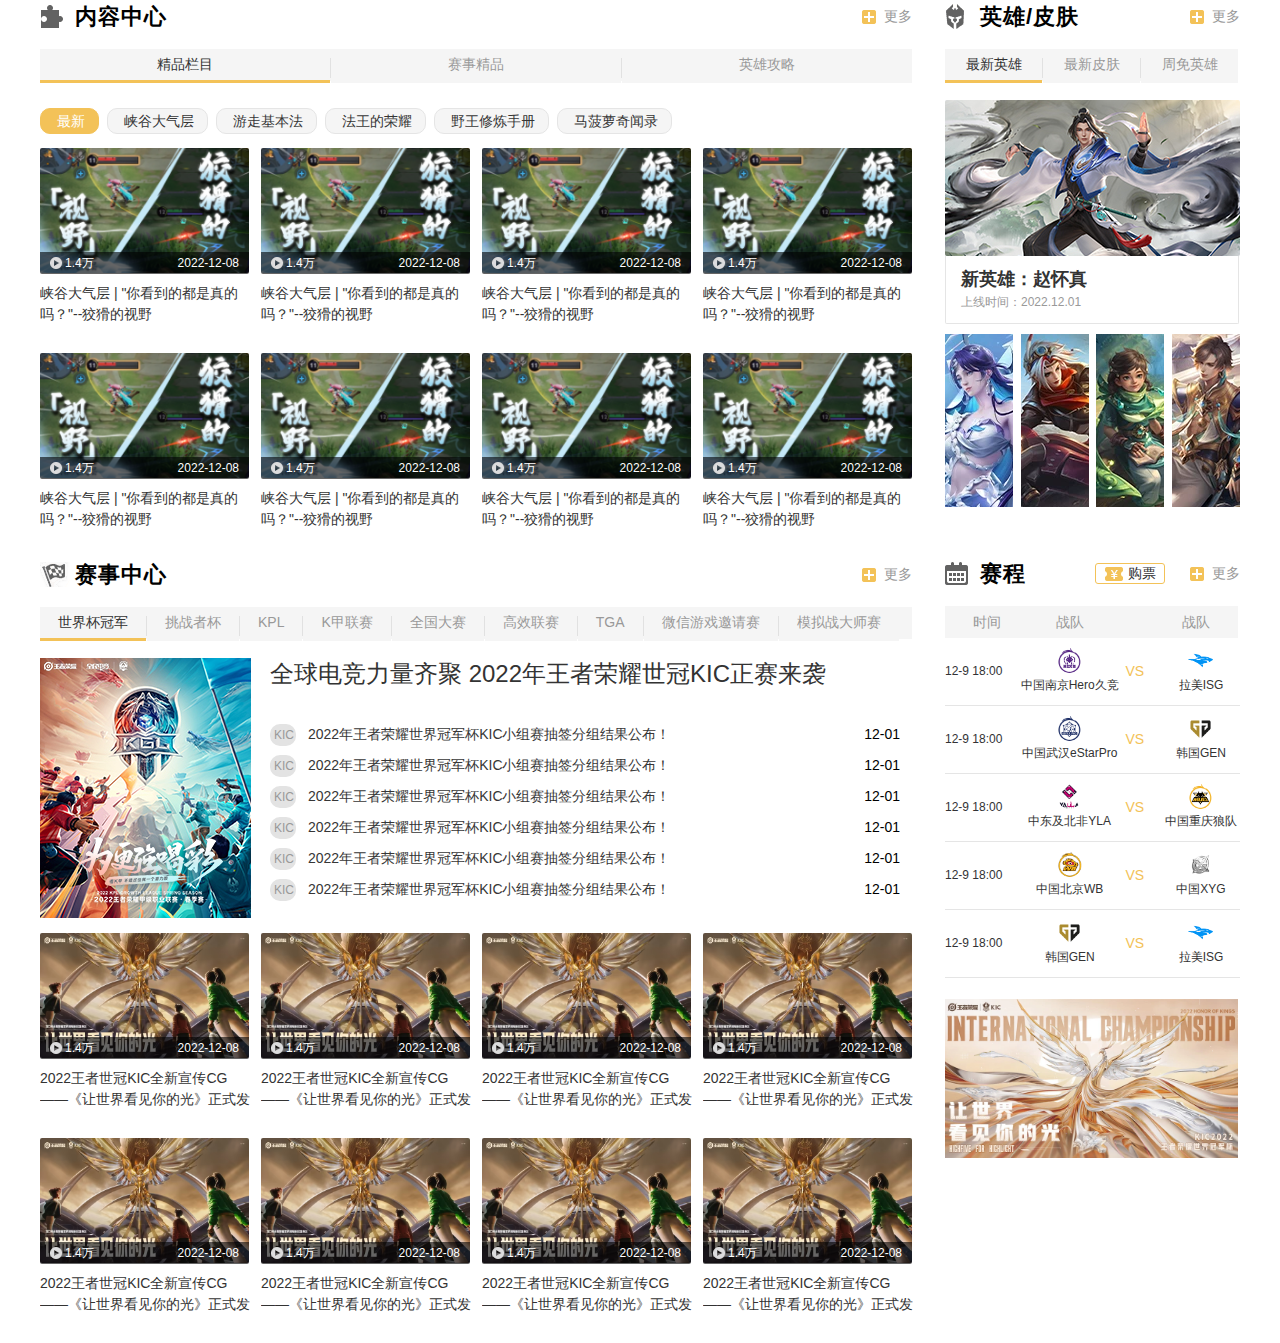
<file: page_main_content.html>
<!DOCTYPE html>
<html lang="en">
  <head>
    <meta charset="UTF-8" />
    <meta http-equiv="X-UA-Compatible" content="IE=edge" />
    <meta name="viewport" content="width=device-width, initial-scale=1.0" />
    <title>Document</title>
    <link rel="stylesheet" href="./css/reset.css" />
    <link rel="stylesheet" href="./css/video.css" />
    <style>
      .main_item {
        display: flex;
        width: 1200px;
        height: 1000px;
        margin: 0 auto;
        /* background-color: skyblue; */
      }
      .main_item .strategy_center {
        width: 872px;
        margin-right: 33px;
        background-color: #fff;
      }

      .main_item .strategy_center .item_header,
      .main_item .skin_center .item_header {
        display: flex;
        align-items: center;
        justify-content: space-between;
        margin-bottom: 16px;
      }

      .main_item .strategy_center .item_header .item_title,
      .main_item .skin_center .item_header .item_title {
        flex: 1;
        font-size: 22px;
        letter-spacing: 1px;
      }
      .main_item .strategy_center .item_header .item_icon,
      .main_item .skin_center .item_header .item_icon {
        width: 35px;
        height: 25px;
        background: url(./img/index.png) no-repeat 0 -106px;
      }

      .main_item .strategy_center .item_header .more_btn,
      .main_item .skin_center .item_header .more_btn {
        padding-left: 22px;
        background: url(./img/index.png) no-repeat -252px 4px;
        color: #999;
      }

      .main_item .strategy_center .item_nav,
      .main_item .skin_center .item_nav {
        display: flex;
        align-items: center;
        width: 872px;
        height: 32px;
        background: #f5f5f5;
        margin-bottom: 19px;
      }
      .main_item .strategy_center .item_nav .navBtn,
      .main_item .skin_center .item_nav .navBtn {
        display: block;
        /* width: 289px; */
        /* flex: 1; */
        flex-grow: 1;
        font-size: 14px;
        line-height: 32px;
        text-align: center;
        color: #999;
        border-bottom: 3px solid #f5f5f5;
      }

      .main_item .strategy_center .item_header .item_saishi {
        background-position: 0 -184px;
      }

      .main_item .strategy_center > .item_saishi {
        margin-bottom: 19px;
      }

      .main_item .skin_center .item_header .item_icon {
        background-position: 0 -144px;
      }

      .main_item .skin_center .item_header .item_saicheng {
        background-position: -157px -106px;
      }
      .main_item .strategy_center .item_saishi .navBtn {
        padding: 0 18px;
        /* flex: 0; */
        flex-grow: 0;
      }

      .main_item .strategy_center .item_nav .navBtn:first-child,
      .main_item .skin_center .item_nav .navBtn:first-child {
        border-bottom: 3px solid #f3c258;
      }

      .main_item .strategy_center .item_nav .split,
      .main_item .skin_center .item_nav .split {
        display: block;
        width: 1px;
        height: 20px;
        overflow: hidden;
        background: #e1e1e1;
        margin: 5px 0 0px;
      }

      .main_item .strategy_center .item_nav .navBtn:first-child,
      .main_item .skin_center .item_nav .navBtn:first-child {
        color: #333333;
      }
      .main_item .strategy_center .item_nav .navBtn:hover,
      .main_item .skin_center .item_nav .navBtn:hover {
        border-bottom: 3px solid #f3c258;
        color: #333333;
      }
      .main_item .strategy_center .top_title {
        display: flex;
        text-indent: 8px;
        padding: 8px 0 9px;
      }

      .main_item .strategy_center .top_title .nav_title {
        display: block;
        line-height: 24px;
        padding: 0 13px 0 8px;
        border: 1px solid #e5e5e5;
        border-radius: 10px;
        font-size: 14px;
        margin-right: 8px;
        margin-bottom: 5px;
        background: #f5f5f5;
      }

      .main_item .strategy_center .top_title .nav_title:first-child {
        border-color: #f3c258;
        background: #f3c258;
        color: #fff;
      }
      .main_item .strategy_center .top_title .nav_title:hover {
        border-color: #f3c258;
        background: #f3c258;
        color: #fff;
      }

      .main_item .item_content .match_news {
        display: flex;
        margin-bottom: 15px;
        /* background-color: orange; */
      }
      .main_item .item_content .match_pic > a {
        display: block;
        width: 211px;
        height: 260px;
        margin-right: 19px;
      }

      .main_item .item_content .match_list {
        width: 630px;
      }
      .main_item .item_content .match_list .match_list_title {
        background: none;
        width: 577px;
        margin: 0;
        padding: 0;
        height: 66px;
        line-height: 32px;
      }

      .main_item .item_content .match_list .match_list_title > a {
        width: 577px;
        font-size: 24px;
        color: #333;
        text-align: left;
      }

      .main_item .item_content .match_list a:hover {
        text-decoration: underline;
      }

      .main_item .item_content .match_list > li {
        display: flex;
        margin-bottom: 9px;
      }

      .main_item .item_content .match_list > li > a {
        flex: 1;
      }
      .main_item .item_content .match_list > li:first-child {
        display: block;
      }
      .main_item .item_content .match_list .news_type {
        display: block;
        font-size: 12px;
        margin-right: 12px;
        border-radius: 10px;
        border: 2px solid #e3e3e3;
        text-align: center;
        color: #999999;
        background: #e3e3e3;
        text-indent: 2px;
      }

      .main_item .skin_center {
        width: 295px;
        /* height: 528px; */
        /* background-color: orange; */
      }

      .main_item .skin_center .item_header {
        margin-bottom: 16px;
      }
      .main_item .skin_center .item_nav {
        width: 293px;
      }

      .main_item .skin_center .item_content .new_hero {
        display: block;
        width: 294px;
        height: 224px;
        border-radius: 2px;
        margin-bottom: 10px;
      }

      .main_item .skin_center .item_content .new_hero > a > img {
        display: block;
        width: 295px;
        height: 156px;
        border: 0;
        border-radius: 2px 2px 2px 2px;
      }

      .main_item .skin_center .item_content .new_hero .new_hero_info {
        padding: 10px 15px;
        height: 47px;
        border: 1px solid #e5e5e5;
        border-top: none;
        border-radius: 0 0 2px 2px;
      }

      .main_item .skin_center .item_content .new_hero .new_hero_info .new_hero_name {
        font-size: 18px;
        color: #333333;
        font-weight: bold;
      }
      .main_item .skin_center .item_content .new_hero .new_hero_info > p:last-child {
        color: #999999;
        font-size: 12px;
      }

      .main_item .skin_center .item_content .hero_pic_list .hero_list {
        display: flex;
        justify-content: space-between;
      }

      .main_item .skin_center .item_content .hero_pic_list .hero_list > li {
        position: relative;
        width: 68px;
        height: 173px;
        cursor: pointer;
        vertical-align: middle;
      }

      .main_item .skin_center .item_content .hero_pic_list .hero_list > li > a {
        display: block;
        height: 100%;
      }

      .main_item .skin_center .item_content .hero_pic_list .hero_mask {
        opacity: 0;
        position: absolute;
        top: 0;
        left: 0;
        background: rgba(0, 0, 0, 0.88);
        width: 68px;
        height: 173px;
        transition: all 350ms;
      }

      .main_item .skin_center .item_content .hero_pic_list .hero_mask_message {
        opacity: 0;
        overflow: hidden;
        position: absolute;
        top: 50%;
        left: 50%;
        transform: translate(-50%, -50%);
        text-align: center;
        color: #f3c258;
        font-size: 14px;
        width: 34px;
        line-height: 16px;
        letter-spacing: 0.3em;
        word-break: break-all;
        transition: all 350ms;
      }

      .main_item .skin_center .item_content .hero_pic_list .hero_list li > a:hover > .hero_mask {
        opacity: 1;
      }
      .main_item
        .skin_center
        .item_content
        .hero_pic_list
        .hero_list
        li
        > a:hover
        > .hero_mask_message {
        opacity: 1;
      }

      .main_item .skin_center .header_saicheng {
        margin-top: 50px;
        position: relative;
      }
      .main_item .skin_center .header_saicheng .buy_ticket {
        /* position: absolute;
        top: 0;
        right: 68px; */
        transform: translate(-25px);
        padding-left: 22px;
        background: url(./img/index.png) no-repeat -243px -85px;
        color: #323235;
        width: 70px;
        border: 1px solid #f3c258;
        border-radius: 3px;
        box-sizing: border-box;
        text-indent: 10px;
        line-height: 19px;
      }

      .main_item .skin_center .item_nav_play .item_nav {
        margin-bottom: 0;
      }
      .main_item .skin_center .item_nav_play .item_nav .navBtn {
        border-bottom: 0;
        color: #999;
      }

      .main_item .skin_center .item_nav_play .item_nav .col2 {
        width: 43px;
        height: 29px;
        margin-right: 0;
        flex-grow: 0;
      }

      
      .main_item .skin_center .item_content .item_list_play {
        margin-bottom: 21px;
      }
      .main_item .skin_center .item_content .item_list_play > li {
        display: flex;
        justify-content: space-between;
        height: 67px;
        line-height: 67px;
        border-bottom: 1px solid #e5e5e5;
      }

      .main_item .skin_center .item_content .item_list_play > li .match_time {
        width: 80px;
        color: #323235;
        font-size: 12px;
      }

      .main_item .skin_center .item_content .item_list_play > li .team_name {
        display: flex;
        flex-direction: column;
        align-items: center;
        width: 79px;
        height: 67px;
        color: #333333;
        font-size: 14px;
      }

      .main_item .skin_center .item_content .item_list_play > li .team_name > img {
        overflow: hidden;
        display: block;
        width: 25px;
        height: 25px;
        margin: 10px auto 0 auto;
        border-radius: 50%;
      }

      .main_item .skin_center .item_content .item_list_play > li .team_name > em {
        font-size: 12px;
        line-height: 24px;
        white-space: nowrap;
        text-indent: 1px;
      }

      .main_item .skin_center .item_content .item_list_play > li .vs {
        font-size: 14px;
        width: 43px;
        color: #f3c258;
        text-align: center;
      }

      .main_item .skin_center .item_content .match_adver {
        width: 293px;
        height: 159px;
        margin-bottom: 15px;
      }

      .main_item .skin_center .item_content .match_adver > a {
        display: block;
      }

      .main_item .skin_center .item_content .match_adver > a > img {
        width: 293px;
        height: 159px;
        display: block;
      }
    </style>
  </head>
  <body>
    <div class="main_item">
      <div class="strategy_center">
        <div class="item_header">
          <em class="item_icon"></em>
          <h3 class="item_title">内容中心</h3>
          <a href="javascript:;" class="more_btn">更多</a>
        </div>
        <div class="item_nav">
          <a href="javascript:;" class="on navBtn">精品栏目</a>
          <i class="split"></i>
          <a href="javascript:;" class="navBtn">赛事精品</a>
          <i class="split"></i>
          <a href="javascript:;" class="navBtn">英雄攻略</a>
        </div>
        <div class="top_title">
          <a href="javascript:;" class="on nav_title">最新</a>
          <a href="javascript:;" class="on nav_title">峡谷大气层</a>
          <a href="javascript:;" class="on nav_title">游走基本法</a>
          <a href="javascript:;" class="on nav_title">法王的荣耀</a>
          <a href="javascript:;" class="on nav_title">野王修炼手册</a>
          <a href="javascript:;" class="on nav_title">马菠萝奇闻录</a>
        </div>
        <div class="video">
          <ul class="video_list">
            <li class="video_item">
              <a href="javascript:;">
                <img src="./img/video(1).png" alt="" />
                <span class="play_bar">
                  <em class="fl ico_play">1.4万</em>
                  <em class="fr">2022-12-08</em>
                </span>
                <div class="video_title" title="峡谷大气层 | ">
                  峡谷大气层 | "你看到的都是真的吗？"--狡猾的视野
                </div>
              </a>
              <div class="mask">
                <span class="mask_play_icon"></span>
              </div>
            </li>
            <li class="video_item">
              <a href="javascript:;">
                <img src="./img/video(1).png" alt="" />
                <span class="play_bar">
                  <em class="fl ico_play">1.4万</em>
                  <em class="fr">2022-12-08</em>
                </span>
                <div class="video_title" title="峡谷大气层 | ">
                  峡谷大气层 | "你看到的都是真的吗？"--狡猾的视野
                </div>
              </a>
              <div class="mask">
                <span class="mask_play_icon"></span>
              </div>
            </li>
            <li class="video_item">
              <a href="javascript:;">
                <img src="./img/video(1).png" alt="" />
                <span class="play_bar">
                  <em class="fl ico_play">1.4万</em>
                  <em class="fr">2022-12-08</em>
                </span>
                <div class="video_title" title="峡谷大气层 | ">
                  峡谷大气层 | "你看到的都是真的吗？"--狡猾的视野
                </div>
              </a>
              <div class="mask">
                <span class="mask_play_icon"></span>
              </div>
            </li>
            <li class="video_item">
              <a href="javascript:;">
                <img src="./img/video(1).png" alt="" />
                <span class="play_bar">
                  <em class="fl ico_play">1.4万</em>
                  <em class="fr">2022-12-08</em>
                </span>
                <div class="video_title" title="峡谷大气层 | ">
                  峡谷大气层 | "你看到的都是真的吗？"--狡猾的视野
                </div>
              </a>
              <div class="mask">
                <span class="mask_play_icon"></span>
              </div>
            </li>
            <li class="video_item">
              <a href="javascript:;">
                <img src="./img/video(1).png" alt="" />
                <span class="play_bar">
                  <em class="fl ico_play">1.4万</em>
                  <em class="fr">2022-12-08</em>
                </span>
                <div class="video_title" title="峡谷大气层 | ">
                  峡谷大气层 | "你看到的都是真的吗？"--狡猾的视野
                </div>
              </a>
              <div class="mask">
                <span class="mask_play_icon"></span>
              </div>
            </li>
            <li class="video_item">
              <a href="javascript:;">
                <img src="./img/video(1).png" alt="" />
                <span class="play_bar">
                  <em class="fl ico_play">1.4万</em>
                  <em class="fr">2022-12-08</em>
                </span>
                <div class="video_title" title="峡谷大气层 | ">
                  峡谷大气层 | "你看到的都是真的吗？"--狡猾的视野
                </div>
              </a>
              <div class="mask">
                <span class="mask_play_icon"></span>
              </div>
            </li>
            <li class="video_item">
              <a href="javascript:;">
                <img src="./img/video(1).png" alt="" />
                <span class="play_bar">
                  <em class="fl ico_play">1.4万</em>
                  <em class="fr">2022-12-08</em>
                </span>
                <div class="video_title" title="峡谷大气层 | ">
                  峡谷大气层 | "你看到的都是真的吗？"--狡猾的视野
                </div>
              </a>
              <div class="mask">
                <span class="mask_play_icon"></span>
              </div>
            </li>
            <li class="video_item">
              <a href="javascript:;">
                <img src="./img/video(1).png" alt="" />
                <span class="play_bar">
                  <em class="fl ico_play">1.4万</em>
                  <em class="fr">2022-12-08</em>
                </span>
                <div class="video_title" title="峡谷大气层 | ">
                  峡谷大气层 | "你看到的都是真的吗？"--狡猾的视野
                </div>
              </a>
              <div class="mask">
                <span class="mask_play_icon"></span>
              </div>
            </li>
          </ul>
        </div>
        <div class="item_header">
          <em class="item_icon item_saishi"></em>
          <h3 class="item_title">赛事中心</h3>
          <a href="javascript:;" class="more_btn">更多</a>
        </div>
        <div class="item_nav item_saishi">
          <a href="javascript:;" class="on navBtn">世界杯冠军</a>
          <i class="split"></i>
          <a href="javascript:;" class="navBtn">挑战者杯</a>
          <i class="split"></i>
          <a href="javascript:;" class="navBtn">KPL</a>
          <i class="split"></i>
          <a href="javacript:;" class="navBtn">K甲联赛</a>
          <i class="split"></i>
          <a href="javascript:;" class="navBtn">全国大赛</a>
          <i class="split"></i>
          <a href="javascript:;" class="navBtn">高效联赛</a>
          <i class="split"></i>
          <a href="javascript:;" class="navBtn">TGA</a>
          <i class="split"></i>
          <a href="javascript:;" class="navBtn">微信游戏邀请赛</a>
          <i class="split"></i>
          <a href="javascript:;" class="navBtn">模拟战大师赛</a>
        </div>
        <div class="item_content">
          <div class="match_news">
            <div class="match_pic">
              <a href="javascript:;">
                <img src="./img/比赛.jpg" alt="" />
              </a>
            </div>
            <ul class="match_list">
              <li class="match_list_title">
                <span></span>
                <a href="javascript:;">全球电竞力量齐聚 2022年王者荣耀世冠KIC正赛来袭</a>
              </li>
              <li>
                <span class="news_type">KIC</span>
                <a href="javascript:;">2022年王者荣耀世界冠军杯KIC小组赛抽签分组结果公布！</a>
                <em class="news_time">12-01</em>
              </li>
              <li>
                <span class="news_type">KIC</span>
                <a href="javascript:;">2022年王者荣耀世界冠军杯KIC小组赛抽签分组结果公布！</a>
                <em class="news_time">12-01</em>
              </li>
              <li>
                <span class="news_type">KIC</span>
                <a href="javascript:;">2022年王者荣耀世界冠军杯KIC小组赛抽签分组结果公布！</a>
                <em class="news_time">12-01</em>
              </li>
              <li>
                <span class="news_type">KIC</span>
                <a href="javascript:;">2022年王者荣耀世界冠军杯KIC小组赛抽签分组结果公布！</a>
                <em class="news_time">12-01</em>
              </li>
              <li>
                <span class="news_type">KIC</span>
                <a href="javascript:;">2022年王者荣耀世界冠军杯KIC小组赛抽签分组结果公布！</a>
                <em class="news_time">12-01</em>
              </li>
              <li>
                <span class="news_type">KIC</span>
                <a href="javascript:;">2022年王者荣耀世界冠军杯KIC小组赛抽签分组结果公布！</a>
                <em class="news_time">12-01</em>
              </li>
            </ul>
          </div>
          <div class="video">
            <ul class="video_list">
              <li
                class="video_item"
                title="2022王者世冠KIC全新宣传CG——《让世界看见你的光》正式发布 "
              >
                <a href="javascript:;">
                  <img src="./img/640.avif" alt="" />
                  <span class="play_bar">
                    <em class="fl ico_play">1.4万</em>
                    <em class="fr">2022-12-08</em>
                  </span>
                  <div class="video_title">
                    2022王者世冠KIC全新宣传CG——《让世界看见你的光》正式发布
                  </div>
                </a>
                <div class="mask">
                  <span class="mask_play_icon"></span>
                </div>
              </li>
              <li
                class="video_item"
                title="2022王者世冠KIC全新宣传CG——《让世界看见你的光》正式发布 "
              >
                <a href="javascript:;">
                  <img src="./img/640.avif" alt="" />
                  <span class="play_bar">
                    <em class="fl ico_play">1.4万</em>
                    <em class="fr">2022-12-08</em>
                  </span>
                  <div class="video_title">
                    2022王者世冠KIC全新宣传CG——《让世界看见你的光》正式发布
                  </div>
                </a>
                <div class="mask">
                  <span class="mask_play_icon"></span>
                </div>
              </li>
              <li
                class="video_item"
                title="2022王者世冠KIC全新宣传CG——《让世界看见你的光》正式发布 "
              >
                <a href="javascript:;">
                  <img src="./img/640.avif" alt="" />
                  <span class="play_bar">
                    <em class="fl ico_play">1.4万</em>
                    <em class="fr">2022-12-08</em>
                  </span>
                  <div class="video_title">
                    2022王者世冠KIC全新宣传CG——《让世界看见你的光》正式发布
                  </div>
                </a>
                <div class="mask">
                  <span class="mask_play_icon"></span>
                </div>
              </li>
              <li
                class="video_item"
                title="2022王者世冠KIC全新宣传CG——《让世界看见你的光》正式发布 "
              >
                <a href="javascript:;">
                  <img src="./img/640.avif" alt="" />
                  <span class="play_bar">
                    <em class="fl ico_play">1.4万</em>
                    <em class="fr">2022-12-08</em>
                  </span>
                  <div class="video_title">
                    2022王者世冠KIC全新宣传CG——《让世界看见你的光》正式发布
                  </div>
                </a>
                <div class="mask">
                  <span class="mask_play_icon"></span>
                </div>
              </li>
              <li
                class="video_item"
                title="2022王者世冠KIC全新宣传CG——《让世界看见你的光》正式发布 "
              >
                <a href="javascript:;">
                  <img src="./img/640.avif" alt="" />
                  <span class="play_bar">
                    <em class="fl ico_play">1.4万</em>
                    <em class="fr">2022-12-08</em>
                  </span>
                  <div class="video_title">
                    2022王者世冠KIC全新宣传CG——《让世界看见你的光》正式发布
                  </div>
                </a>
                <div class="mask">
                  <span class="mask_play_icon"></span>
                </div>
              </li>
              <li
                class="video_item"
                title="2022王者世冠KIC全新宣传CG——《让世界看见你的光》正式发布 "
              >
                <a href="javascript:;">
                  <img src="./img/640.avif" alt="" />
                  <span class="play_bar">
                    <em class="fl ico_play">1.4万</em>
                    <em class="fr">2022-12-08</em>
                  </span>
                  <div class="video_title">
                    2022王者世冠KIC全新宣传CG——《让世界看见你的光》正式发布
                  </div>
                </a>
                <div class="mask">
                  <span class="mask_play_icon"></span>
                </div>
              </li>
              <li
                class="video_item"
                title="2022王者世冠KIC全新宣传CG——《让世界看见你的光》正式发布 "
              >
                <a href="javascript:;">
                  <img src="./img/640.avif" alt="" />
                  <span class="play_bar">
                    <em class="fl ico_play">1.4万</em>
                    <em class="fr">2022-12-08</em>
                  </span>
                  <div class="video_title">
                    2022王者世冠KIC全新宣传CG——《让世界看见你的光》正式发布
                  </div>
                </a>
                <div class="mask">
                  <span class="mask_play_icon"></span>
                </div>
              </li>
              <li
                class="video_item"
                title="2022王者世冠KIC全新宣传CG——《让世界看见你的光》正式发布 "
              >
                <a href="javascript:;">
                  <img src="./img/640.avif" alt="" />
                  <span class="play_bar">
                    <em class="fl ico_play">1.4万</em>
                    <em class="fr">2022-12-08</em>
                  </span>
                  <div class="video_title">
                    2022王者世冠KIC全新宣传CG——《让世界看见你的光》正式发布
                  </div>
                </a>
                <div class="mask">
                  <span class="mask_play_icon"></span>
                </div>
              </li>
            </ul>
          </div>
        </div>
      </div>
      <div class="skin_center">
        <div class="item_header">
          <em class="item_icon"></em>
          <h3 class="item_title">英雄/皮肤</h3>
          <a href="javascript:;" class="more_btn">更多</a>
        </div>
        <div class="item_nav">
          <a href="javascript:;" class="on navBtn">最新英雄</a>
          <i class="split"></i>
          <a href="javascript:;" class="navBtn">最新皮肤</a>
          <i class="split"></i>
          <a href="javascript:;" class="navBtn">周免英雄</a>
        </div>
        <div class="item_content">
          <div class="new_hero">
            <a href="javascript:;">
              <img src="./img/544.jpg" alt="" />
            </a>
            <div class="new_hero_info">
              <p class="new_hero_name">新英雄：赵怀真</p>
              <p>上线时间：2022.12.01</p>
            </div>
          </div>
          <div class="hero_pic_list">
            <ul class="hero_list">
              <li>
                <a href="javascript:;">
                  <img src="./img/海月.webp" alt="" width="68" height="173" />
                  <span class="hero_mask"></span>
                  <span class="hero_mask_message">海月</span>
                </a>
              </li>
              <li>
                <a href="javascript:;">
                  <img src="./img/戈雅.webp" alt="" width="68" height="173" />
                  <span class="hero_mask"></span>
                  <span class="hero_mask_message">戈雅</span>
                </a>
              </li>
              <li>
                <a href="javascript:;">
                  <img src="./img/桑启.webp" alt="" width="68" height="173" />
                  <span class="hero_mask"></span>
                  <span class="hero_mask_message">桑启</span>
                </a>
              </li>
              <li>
                <a href="javascript:;">
                  <img src="./img/暃.webp" alt="" width="68" height="173" />
                  <span class="hero_mask"></span>
                  <span class="hero_mask_message">暃</span>
                </a>
              </li>
            </ul>
          </div>
        </div>
        <div class="item_header header_saicheng">
          <em class="item_icon item_saicheng"></em>
          <h3 class="item_title">赛程</h3>
          <a href="javascript:;" class="buy_ticket">购票</a>
          <a href="javascript:;" class="more_btn">更多</a>
        </div>
        <div class="item_nav_play">
          <div class="item_nav">
            <span href="javascript:;" class="on navBtn">时间</span>
            <span href="javascript:;" class="navBtn">战队</span>
            <span href="javascript:;" class="col2 navBtn"></span>
            <span href="javascript:;" class="navBtn">战队</span>
          </div>
          <div class="item_content">
            <ul class="item_list_play">
              <li>
                <span class="match_time">12-9 18:00</span>
                <span class="team_name">
                  <img src="./img/hero.png" alt="" />
                  <em>中国南京Hero久竞</em>
                </span>
                <span class="vs">VS</span>
                <span class="team_name">
                  <img src="./img/拉美.png" alt="" />
                  <em>拉美ISG</em>
                </span>
              </li>
              <li>
                <span class="match_time">12-9 18:00</span>
                <span class="team_name">
                  <img src="./img/estar.png" alt="" />
                  <em>中国武汉eStarPro</em>
                </span>
                <span class="vs">VS</span>
                <span class="team_name">
                  <img src="./img/GEN.png" alt="" />
                  <em>韩国GEN</em>
                </span>
              </li>
              <li>
                <span class="match_time">12-9 18:00</span>
                <span class="team_name">
                  <img src="./img/YLA.png" alt="" />
                  <em>中东及北非YLA</em>
                </span>
                <span class="vs">VS</span>
                <span class="team_name">
                  <img src="./img/中国重庆狼队.png" alt="" />
                  <em>中国重庆狼队</em>
                </span>
              </li>
              <li>
                <span class="match_time">12-9 18:00</span>
                <span class="team_name">
                  <img src="./img/WB.png" alt="" />
                  <em>中国北京WB</em>
                </span>
                <span class="vs">VS</span>
                <span class="team_name">
                  <img src="./img/XYG.png" alt="" />
                  <em>中国XYG</em>
                </span>
              </li>
              <li>
                <span class="match_time">12-9 18:00</span>
                <span class="team_name">
                  <img src="./img/GEN.png" alt="" />
                  <em>韩国GEN</em>
                </span>
                <span class="vs">VS</span>
                <span class="team_name">
                  <img src="./img/拉美.png" alt="" />
                  <em>拉美ISG</em>
                </span>
              </li>
            </ul>
            <div class="match_adver">
              <a href="javascript:;">
                <img src="./img/match_kic.webp" alt="" />
              </a>
            </div>
          </div>
        </div>
      </div>
    </div>
  </body>
</html>
</file>
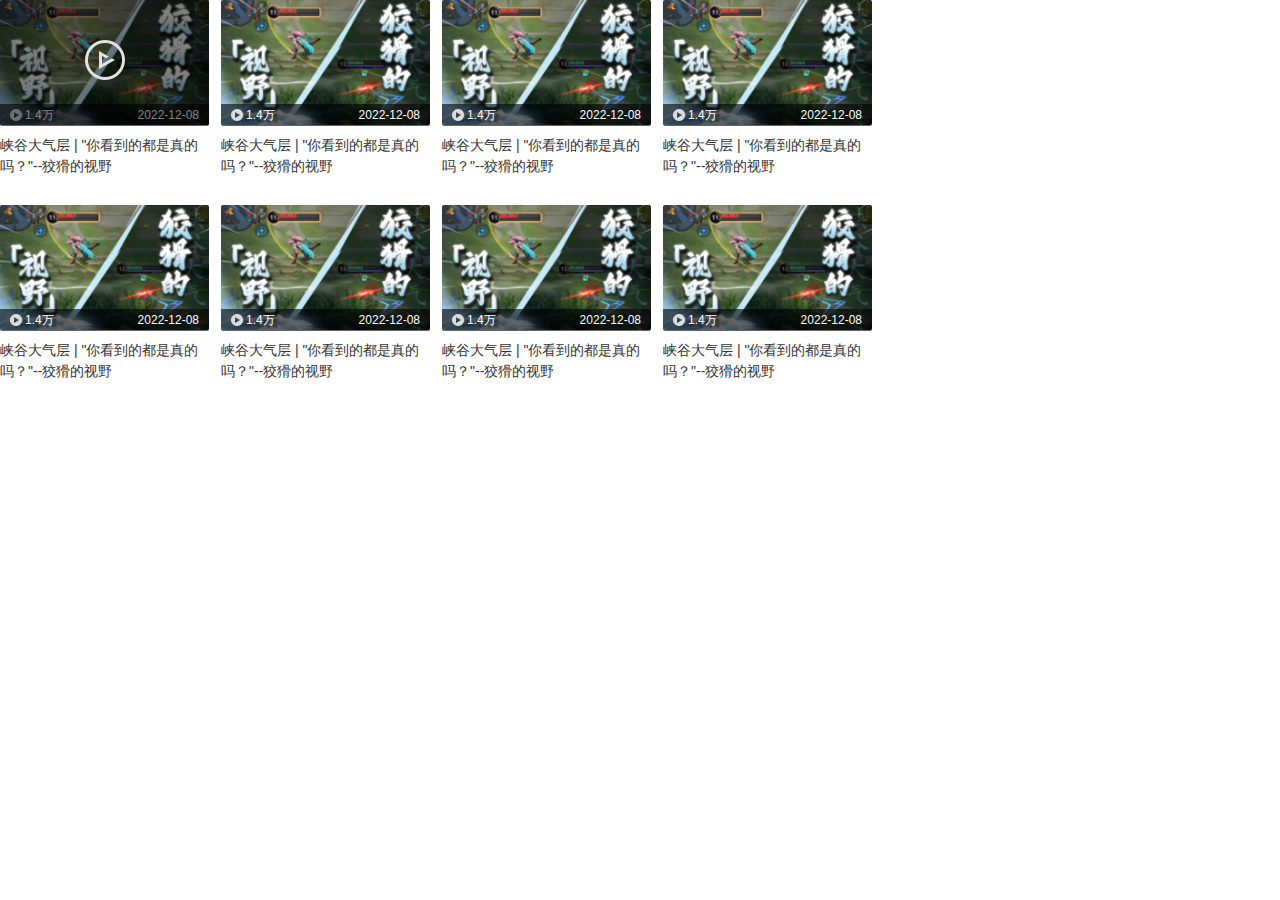
<file: page_main_video_item.html>
<!DOCTYPE html>
<html lang="en">
  <head>
    <meta charset="UTF-8" />
    <meta http-equiv="X-UA-Compatible" content="IE=edge" />
    <meta name="viewport" content="width=device-width, initial-scale=1.0" />
    <title>Document</title>
    <link rel="stylesheet" href="./css/reset.css" />
    <style>
      .video_list {
        width: 872px;
        display: flex;
        flex-wrap: wrap;
      }
      .video_list .video_item {
        position: relative;
        width: 209px;
        margin: 0 12px 30px 0;
      }

      .video_list .video_item:nth-child(4n) {
        margin-right: 0;
      }

      .video_list .video_item .mask {
        opacity: 0;
        position: absolute;
        cursor: pointer;
        top: 0;
        z-index: 1;
        width: 209px;
        height: 125px;
        content: '';
        background-color: rgba(0, 0, 0, 0.5);
        transition: all 350ms ease-in;
      }

      .video_list .video_item:hover > .mask {
        opacity: 1;
      }

      .video_list .video_item .mask .mask_play_icon {
        width: 40px;
        height: 40px;
        display: block;
        margin: 40px auto 0;
        background: url(./img/index.png) no-repeat -192px -64px;
      }

      .video_list .video_item > a {
        position: relative;
        display: block;
        width: 212px;
      }

      .video_list .video_item > a .play_bar {
        position: absolute;
        top: 104px;
        left: 0;
        width: 189px;
        height: 22px;
        line-height: 22px;
        padding: 0 10px;
        color: #fff;
        background: rgba(0, 0, 0, 0.6);
        font-size: 12px;
        border-radius: 0 0 2px 2px;
      }
      .video_list .video_item > a .play_bar .ico_play {
        display: inline-block;
        padding-left: 15px;
        background: url(./img/index.png) no-repeat -256px -59px;
      }

      .video_list .video_item > a .play_bar .fr {
        float: right;
      }
      .video_list .video_item > a > img {
        display: block;
        width: 209px;
        height: 125px;
        border: 0;
        border-radius: 2px 2px 2px 2px;
      }

      .video_list .video_item .video_title {
        display: block;
        height: 40px;
        overflow: hidden;
        color: #333333;
        margin-top: 10px;
      }
    </style>
  </head>
  <body>
    <div class="video">
      <ul class="video_list">
        <li class="video_item">
          <a href="javascript:;">
            <img src="./img/video(1).png" alt="" />
            <span class="play_bar">
              <em class="fl ico_play">1.4万</em>
              <em class="fr">2022-12-08</em>
            </span>
            <div class="video_title" title="峡谷大气层 | ">
              峡谷大气层 | "你看到的都是真的吗？"--狡猾的视野
            </div>
          </a>
          <div class="mask">
            <span class="mask_play_icon"></span>
          </div>
        </li>
        <li class="video_item">
          <a href="javascript:;">
            <img src="./img/video(1).png" alt="" />
            <span class="play_bar">
              <em class="fl ico_play">1.4万</em>
              <em class="fr">2022-12-08</em>
            </span>
            <div class="video_title" title="峡谷大气层 | ">
              峡谷大气层 | "你看到的都是真的吗？"--狡猾的视野
            </div>
          </a>
          <div class="mask">
            <span class="mask_play_icon"></span>
          </div>
        </li>
        <li class="video_item">
          <a href="javascript:;">
            <img src="./img/video(1).png" alt="" />
            <span class="play_bar">
              <em class="fl ico_play">1.4万</em>
              <em class="fr">2022-12-08</em>
            </span>
            <div class="video_title" title="峡谷大气层 | ">
              峡谷大气层 | "你看到的都是真的吗？"--狡猾的视野
            </div>
          </a>
          <div class="mask">
            <span class="mask_play_icon"></span>
          </div>
        </li>
        <li class="video_item">
          <a href="javascript:;">
            <img src="./img/video(1).png" alt="" />
            <span class="play_bar">
              <em class="fl ico_play">1.4万</em>
              <em class="fr">2022-12-08</em>
            </span>
            <div class="video_title" title="峡谷大气层 | ">
              峡谷大气层 | "你看到的都是真的吗？"--狡猾的视野
            </div>
          </a>
          <div class="mask">
            <span class="mask_play_icon"></span>
          </div>
        </li>
        <li class="video_item">
          <a href="javascript:;">
            <img src="./img/video(1).png" alt="" />
            <span class="play_bar">
              <em class="fl ico_play">1.4万</em>
              <em class="fr">2022-12-08</em>
            </span>
            <div class="video_title" title="峡谷大气层 | ">
              峡谷大气层 | "你看到的都是真的吗？"--狡猾的视野
            </div>
          </a>
          <div class="mask">
            <span class="mask_play_icon"></span>
          </div>
        </li>
        <li class="video_item">
          <a href="javascript:;">
            <img src="./img/video(1).png" alt="" />
            <span class="play_bar">
              <em class="fl ico_play">1.4万</em>
              <em class="fr">2022-12-08</em>
            </span>
            <div class="video_title" title="峡谷大气层 | ">
              峡谷大气层 | "你看到的都是真的吗？"--狡猾的视野
            </div>
          </a>
          <div class="mask">
            <span class="mask_play_icon"></span>
          </div>
        </li>
        <li class="video_item">
          <a href="javascript:;">
            <img src="./img/video(1).png" alt="" />
            <span class="play_bar">
              <em class="fl ico_play">1.4万</em>
              <em class="fr">2022-12-08</em>
            </span>
            <div class="video_title" title="峡谷大气层 | ">
              峡谷大气层 | "你看到的都是真的吗？"--狡猾的视野
            </div>
          </a>
          <div class="mask">
            <span class="mask_play_icon"></span>
          </div>
        </li>
        <li class="video_item">
          <a href="javascript:;">
            <img src="./img/video(1).png" alt="" />
            <span class="play_bar">
              <em class="fl ico_play">1.4万</em>
              <em class="fr">2022-12-08</em>
            </span>
            <div class="video_title" title="峡谷大气层 | ">
              峡谷大气层 | "你看到的都是真的吗？"--狡猾的视野
            </div>
          </a>
          <div class="mask">
            <span class="mask_play_icon"></span>
          </div>
        </li>

      </ul>
    </div>
  </body>
</html>
</file>
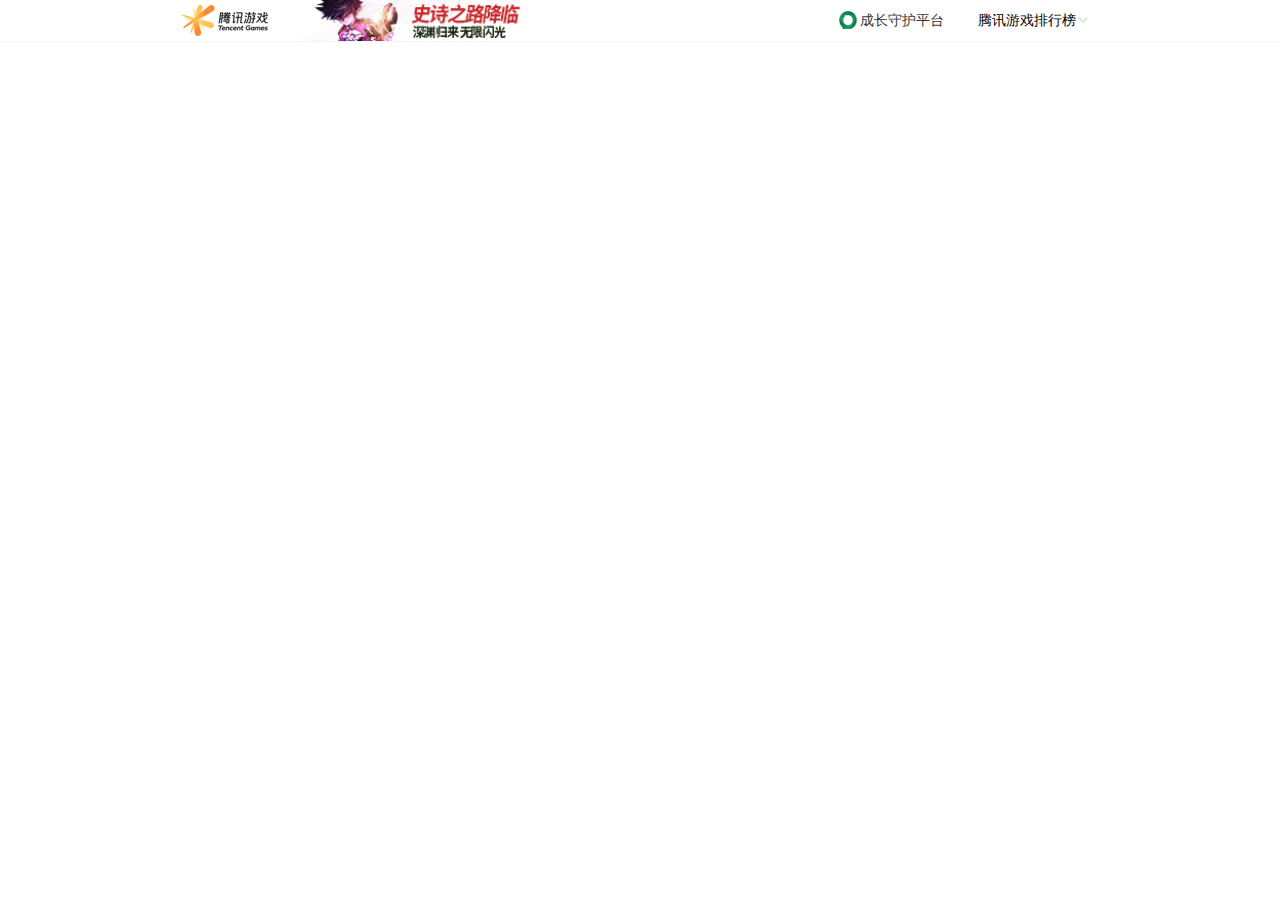
<file: page_top.html>
<!DOCTYPE html>
<html lang="en">
  <head>
    <meta charset="UTF-8" />
    <meta http-equiv="X-UA-Compatible" content="IE=edge" />
    <meta name="viewport" content="width=device-width, initial-scale=1.0" />
    <title>Document</title>
    <!-- 重置 -->

    <script src="./js/page_top.js" defer></script>
    <link rel="stylesheet" href="./css/common.css" />
    <link rel="stylesheet" href="./css/reset.css" />
    <style>
      .top {
        width: 100%;
        background-repeat: repeat-x;
        font-size: 14px;
        border-bottom: 1px solid #f5f5f5;
        /* background-color: #fff; */
      }

      .top .area {
        width: 980px;
        height: 41px;
        /* background-color: orange; */
      }
      .top .top_wrapper .top_content {
        width: 100%;
        display: flex;
        justify-content: space-between;
        /* text-indent: -500px; */
      }
      .top .top_wrapper .top_content {
        height: 41px;
      }
      .top .top_wrapper .top_content .top_left {
        display: flex;
      }
      .top .top_wrapper .top_content .top_blnk {
        position: relative;
        z-index: 11;
        width: 150px;
        display: block;
        height: 100%;
        background: url(./img/logo.png) top center no-repeat;
        text-indent: -500px;
        /* background-color: skyblue; */
      }
      .top .top_wrapper .top_content .top_dnf {
        cursor: pointer;
        border: 0;
        border-radius: 2px;
      }
      .top .top_wrapper .top_content .top_right {
        display: flex;
        width: 300px;
        /* background-color: skyblue; */
      }
      .top .top_wrapper .top_content .top_defend {
        width: 88px;
      }
      .top .top_wrapper .top_content .top_defend,
      .top .top_wrapper .top_content .top_ranking {
        position: relative;
        padding-left: 30px;
        font-size: 14px;
        font-weight: 400;
        line-height: 41px;
      }

      .top .top_wrapper .top_content .top_defend > a:hover {
        color: #ff4e00;
      }
      .top .top_wrapper .top_content .top_defend::after {
        content: '';
        background: url(./img/title_sprite.png) -30px 0;
        width: 30px;
        height: 30px;
        top: 5px;
        left: 3px;
        position: absolute;
      }
      .top .top_wrapper .top_content .top_ranking {
        position: relative;
        padding-right: 25px;
        cursor: pointer;
      }
      .top .top_wrapper .top_content .top_ranking > i:after {
        content: '';
        background: url(./img/title_sprite.png) 0 0;
        width: 30px;
        height: 30px;
        top: 5px;
        right: 3px;
        position: absolute;
        opacity: 0.1;
        transform: rotate(90deg);
      }
      .top .top_wrapper .ost_img {
        width: 970px;
        height: 185px;
        padding: 0 3px 3px;
        border-bottom: 1px solid #eee;
        background: #fff;
        position: absolute;
        top: 0;
        left: 50%;
        margin: 0 0 0 -488px;
        z-index: 1;
      }

      .top .top_wrapper .ost_img > a > img {
        display: block;
        border-radius: 2px 2px 2px 2px;
      }

      /* 排行榜隐藏 */
      .ost_rank {
        display: none;
        position: absolute;
        right: 17%;
        top: 41px;
        width: 707px;
        font-size: 12px;
        line-height: 1.5;
        color: #333;
        background: #fafafa;
        /* background-color: rgb(255, 0, 0); */
      }
      .ost_rank .new_col {
        margin-left: 35px;
        width: 224px;
      }

      .ost_rank .new_col .rank_title {
        font-size: 14px;
        font-weight: 700;
        line-height: 40px;
        margin-bottom: 20px;
      }

      .ost_rank .new_col .rank_title > a {
        display: block;
        color: #333;
        position: relative;
      }

      .ost_rank .new_col .rank_list .rank_item {
        margin-bottom: 24px;
        width: 200px;
        height: 90px;
        position: relative;
        overflow: hidden;
      }

      .ost_rank .new_col .rank_list .rank_item .game_name {
        font-size: 12px;
        line-height: 16px;
        padding-left: 22px;
      }

      .ost_rank .new_col .rank_list .rank_item > img {
        position: absolute;
        width: 200px;
        height: 90px;
        top: 0;
        left: 0;
        opacity: 0;
      }

      .ost_rank .new_col .rank_list .rank_item .rank_btn_bar {
        display: flex;
        position: absolute;
        width: 100%;
        height: 28px;
        text-align: center;
        background: rgba(0, 0, 0, 0.7);
        bottom: 0;
        left: 0;
        display: none;
      }

      .ost_rank .new_col .rank_list .rank_item .rank_btn_bar > a {
        width: 100%;
        font-size: 14px;
        line-height: 28px;
        color: #fff;
      }

      .ost_rank .new_col .rank_list .rank_item .rank_order {
        position: absolute;
        top: 0;
        left: 0;
        font-size: 12px;
        width: 16px;
        height: 16px;
        text-align: center;
        line-height: 16px;
        color: #fff;
        background-color: #c62828;
      }

      .top .top_wrapper .top_content .top_ranking:hover + .ost_rank {
        display: block;
      }
      .ost_rank:hover {
        display: block;
      }
    </style>
  </head>
  <body>
    <div class="top">
      <div class="top_wrapper area">
        <div class="top_content">
          <div class="top_left">
            <a href="javascript:;" class="top_blnk" title="腾讯游戏logo">腾讯游戏logo</a>
            <img src="./img/top_dnf.jpg" class="top_dnf" />
          </div>
          <div class="top_right">
            <h3 class="top_defend">
              <a href="javascript:;">成长守护平台</a>
            </h3>
            <h3 class="top_ranking">
              腾讯游戏排行榜
              <i></i>
            </h3>
            <div class="ost_rank">
              <div class="new_col">
                <h2 class="rank_title">
                  <a href="javascript:;">热门端游排行榜</a>
                </h2>
                <ul class="rank_list">
                  <li class="rank_item">
                    <p class="game_name">地下城与勇士</p>
                    <img src="./img/dnf.jpg" alt="" />
                    <div class="rank_btn_bar">
                      <a href="javascript:;">进入官网</a>
                      <a href="javascript:;">下载游戏</a>
                    </div>
                    <div class="rank_order">2</div>
                  </li>
                  <li class="rank_item">
                    <p class="game_name">FIFA Online 4</p>
                    <img src="./img/FIFA.jpg" alt="" />
                    <div class="rank_btn_bar">
                      <a href="javascript:;">进入官网</a>
                      <a href="javascript:;">下载游戏</a>
                    </div>
                    <div class="rank_order">2</div>
                  </li>
                  <li class="rank_item">
                    <p class="game_name">NBA2K Online2</p>
                    <img src="./img/nba.webp" alt="" />
                    <div class="rank_btn_bar">
                      <a href="javascript:;">进入官网</a>
                      <a href="javascript:;">下载游戏</a>
                    </div>
                    <div class="rank_order">2</div>
                  </li>
                </ul>
              </div>
            </div>
          </div>
        </div>
        <div class="ost_img" style="display: none">
          <a href="javascript:;">
            <img src="./img/d45735c300b21233d8a92791452e1ea8.jpg" alt="" />
          </a>
        </div>
      </div>
    </div>
  </body>
</html>
</file>
<file: css/common.css>
@charset "UTF-8";

.top_wrapper {
  width: 980px;
  margin: 0 auto;
}
</file>
<file: css/page_top.css>
@charset "UTF-8";
.top {
  position: absolute;
  z-index: 1002;
  top: 0;
  width: 100%;
  background-repeat: repeat-x;
  font-size: 14px;
  border-bottom: 1px solid #f5f5f5;
  background-color: #fff;
}

.top .area {
  width: 980px;
  height: 41px;
  /* background-color: orange; */
}
.top .top_wrapper .top_content {
  width: 100%;
  display: flex;
  justify-content: space-between;
  /* text-indent: -500px; */
}
.top .top_wrapper .top_content {
  height: 41px;
}
.top .top_wrapper .top_content .top_left {
  display: flex;
}
.top .top_wrapper .top_content .top_blnk {
  position: relative;
  z-index: 1001;
  width: 150px;
  display: block;
  height: 100%;
  background: url(../img/logo.png) top center no-repeat;
  text-indent: -500px;
  /* background-color: skyblue; */
}
.top .top_wrapper .top_content .top_dnf {
  cursor: pointer;
  border: 0;
  border-radius: 2px;
}
.top .top_wrapper .top_content .top_right {
  display: flex;
  width: 300px;
  /* background-color: skyblue; */
}
.top .top_wrapper .top_content .top_defend {
  width: 88px;
}
.top .top_wrapper .top_content .top_defend,
.top .top_wrapper .top_content .top_ranking {
  position: relative;
  padding-left: 30px;
  font-size: 14px;
  font-weight: 400;
  line-height: 41px;
}

.top .top_wrapper .top_content .top_defend > a:hover {
  color: #ff4e00;
}
.top .top_wrapper .top_content .top_defend::after {
  content: '';
  background: url(../img/title_sprite.png) -30px 0;
  width: 30px;
  height: 30px;
  top: 5px;
  left: 3px;
  position: absolute;
}
.top .top_wrapper .top_content .top_ranking {
  position: relative;
  padding-right: 25px;
  cursor: pointer;
}
.top .top_wrapper .top_content .top_ranking > i:after {
  content: '';
  background: url(../img/title_sprite.png) 0 0;
  width: 30px;
  height: 30px;
  top: 5px;
  right: 3px;
  position: absolute;
  opacity: 0.1;
  transform: rotate(90deg);
}
.top .top_wrapper .ost_img {
  width: 970px;
  height: 185px;
  padding: 0 3px 3px;
  border-bottom: 1px solid #eee;
  background: #fff;
  position: absolute;
  top: 0;
  left: 50%;
  margin: 0 0 0 -488px;
  z-index: 999;
}

.top .top_wrapper .ost_img > a > img {
  display: block;
  border-radius: 2px 2px 2px 2px;
}

/* 排行榜隐藏 */
.ost_rank {
  display: none;
  position: absolute;
  right: 17%;
  top: 41px;
  width: 707px;
  font-size: 12px;
  line-height: 1.5;
  color: #333;
  background: #fafafa;
  /* background-color: rgb(255, 0, 0); */
}
.ost_rank .new_col {
  margin-left: 35px;
  width: 224px;
}

.ost_rank .new_col .rank_title {
  font-size: 14px;
  font-weight: 700;
  line-height: 40px;
  margin-bottom: 20px;
}

.ost_rank .new_col .rank_title > a {
  display: block;
  color: #333;
  position: relative;
}

.ost_rank .new_col .rank_list .rank_item {
  margin-bottom: 24px;
  width: 200px;
  height: 90px;
  position: relative;
  overflow: hidden;
}

.ost_rank .new_col .rank_list .rank_item .game_name {
  font-size: 12px;
  line-height: 16px;
  padding-left: 22px;
}

.ost_rank .new_col .rank_list .rank_item > img {
  position: absolute;
  width: 200px;
  height: 90px;
  top: 0;
  left: 0;
  opacity: 0;
}

.ost_rank .new_col .rank_list .rank_item .rank_btn_bar {
  display: flex;
  position: absolute;
  width: 100%;
  height: 28px;
  text-align: center;
  background: rgba(0, 0, 0, 0.7);
  bottom: 0;
  left: 0;
  display: none;
}

.ost_rank .new_col .rank_list .rank_item .rank_btn_bar > a {
  width: 100%;
  font-size: 14px;
  line-height: 28px;
  color: #fff;
}

.ost_rank .new_col .rank_list .rank_item .rank_order {
  position: absolute;
  top: 0;
  left: 0;
  font-size: 12px;
  width: 16px;
  height: 16px;
  text-align: center;
  line-height: 16px;
  color: #fff;
  background-color: #c62828;
}

.top .top_wrapper .top_content .top_ranking:hover + .ost_rank {
  display: block;
}
.ost_rank:hover {
  display: block;
}
</file>
<file: css/page_header.css>
@charset "UTF-8";

.header {
  padding-top: 42px;
  position: relative;
  width: 100%;
  min-width: 1300px;
  height: 84px;
  background: #000;
  background-color: rgba(0, 0, 0, 0.8);
}
.header .header_inner {
  position: relative;
  z-index: 111;
  display: flex;
  justify-content: space-between;
  width: 1300px;
  height: 84px;
  /* background-color: green; */
  margin: 0 auto;
}
.header .header_inner .logo {
  position: relative;
  top: 50%;
  left: 50%;
  display: block;
  width: 200px;
  line-height: 54px;
  background: url('../img/logo_\(2\).png') no-repeat center center;
  text-indent: -999px;
  transform: translate(-50%, -50%);
}
.header .header_inner .main-nav {
  display: flex;
  flex: 1;
  transform: translate(34px);
}
.header .header_inner .main-nav > li {
  width: 115px;
  height: 84px;
  text-align: center;
}
.header .header_inner .main-nav > li:hover {
  background: url('../img/index.png') no-repeat;
  display: inline-block;
}
.header .header_inner .main-nav > li > a {
  display: block;
  width: 110px;
  height: 64px;
  padding: 20px 0 0;
  color: #c9c9c9;
  font-size: 18px;
  line-height: 30px;
}
.header .header_inner .main-nav i {
  display: block;
  padding-top: 5px;
  font-size: 12px;
  line-height: 16px;
  color: #858792;
}
.header .header_inner .login_pannel {
  display: flex;
  align-items: center;
  width: 182px;
}
.header .header_inner .login_pannel > a {
  display: block;
  margin-right: 7px;
}
.header .header_inner .login_pannel > a > img {
  border: 1px solid #d9ad50;
  border-radius: 42px;
}
.header .header_inner .login_pannel .unlogin .unlogin_info {
  width: 130px;
}
.header .header_inner .login_pannel .unlogin .unlogin_info > a {
  color: #ffffff;
  font-size: 16px;
}
.header .header_inner .login_pannel .unlogin .unlogin_info > p {
  color: #858792;
}
/* 隐藏的导航 */
.header .sub_nav {
  /* height: 285px; */
  height: 0;
  position: absolute;
  top: 126px;
  left: 0;
  width: 100%;
  background: #000;
  background: rgba(0, 0, 0, 0.7);
  z-index: 3;
  transition: all 0.3s ease;
  overflow: hidden;
  box-sizing: border-box;
}

.header .sub_nav .sub_nav_inner {
  display: flex;
  width: 890px;
  height: 240px;
  margin: 0 auto;
  overflow: hidden;
  zoom: 1;
  padding-top: 15px;
  padding-bottom: 30px;
  padding: 15px 0 30px 50px;
  /* background-color: orange; */
}

.header .sub_nav .sub_nav_inner .down_nav {
  display: flex;
  flex-direction: column;
  width: 110px;
  padding: 2px 2.5px 0;
  text-align: center;
  white-space: nowrap;
}

.header .sub_nav .sub_nav_inner .down_nav > a {
  height: 30px;
  line-height: 30px;
  display: block;
  padding: 0;
  font-size: 14px;
  color: #c9c9dd;
}
.icon_hot,
.icon_fans,
.icon_guard {
  overflow: hidden;
  display: inline-block;
  width: 24px;
  height: 24px;
  vertical-align: middle;
  background: url(../img/index.png) no-repeat -136px -5px;
}
.icon_hot {
  background-position: -163px -68px;
}
.icon_guard {
  background-position: -136px -5px;
}
.icon_fans {
  background-position: -137px -68px;
}

.header:hover > .sub_nav {
  height: 285px;
}

/* 大背景 */

.content {
  /* overflow: hidden;
  position: absolute;
  left: 0;
  top: 0; */
  width: 100%;
  height: 1300px;
  background: url(../img/背景.jpg) no-repeat center top;
}

.content .kv_link {
  display: block;
  width: 1200px;
  height: 440px;
  margin: 8px auto 12px;
}
</file>
<file: css/page_main.css>
@charset "UTF-8";
.main {
  width: 1200px;
  margin: 0 auto;
}
.main .main_news {
  display: flex;
  width: 1200px;
  height: 342px;
  /* background-color: #f00; */
  background: url(../img/rotate_bg.png) no-repeat left top;
}
.main .main_news .main_news_rotate {
  display: flex;
  flex-direction: column;
  width: 604px;
  background-color: #000;
  overflow: hidden;
}

.main .main_news .main_news_rotate .pic {
  display: flex;
  /* flex-wrap: wrap; */
  width: 604px;
  height: 298px;
  /* overflow: hidden; */

  transition: transform 350ms;
}

.main .main_news .main_news_rotate .pic > a {
  display: block;
  flex-shrink: 0;
  /* width: 100%; */
  height: 100%;
}
.main .main_news .main_news_rotate .pic > a > img {
  width: 100%;
  height: 100%;
  border: 0;
  border-radius: 2px 2px;
}

.main .main_news .main_news_rotate .btn {
  display: flex;
  justify-content: space-between;
  height: 44px;
}

.main .main_news .main_news_rotate .btn a {
  width: 120.8px;
  display: block;
  line-height: 44px;
  text-align: center;
  color: #b1b2be;
}

.main .main_news .main_news_center {
  /* width: 325px; */
  flex: 1;
  /* margin-left: 100px; */
  /* background-color: orange; */
}

.main .main_news .main_news_download {
  width: 236px;
  background-color: skyblue;
}
.main .main_news .main_news_rotate,
.main .main_news .main_news_center,
.main .main_news .main_news_download {
  height: 342px;
}

.main .main_news .main_news_center {
  padding: 0 17px;
}
.main .main_news .main_news_center .main_news_tab {
  width: 325px;
  /* background-color: brown; */
}

.main .main_news .main_news_center .main_news_tab .tab_hd {
  display: flex;
  border-bottom: 1px solid #000;
}

.main .main_news .main_news_center .main_news_tab .tab_hd > li {
  width: 52px;
  font-size: 14px;
  text-align: center;
  line-height: 45px;
  transition: all 350ms;
}

.main .main_news .main_news_center .main_news_tab .tab_hd > li:first-child {
  border-bottom: 3px solid #f3c258;
}

.main .main_news .main_news_center .main_news_tab .tab_hd > li:hover {
  border-bottom: 3px solid #f3c258;
}
.main .main_news .main_news_center .main_news_tab .tab_hd > li > a:last-child:hover {
  color: #b8b9c5;
}
.main .main_news .main_news_center .main_news_tab .tab_hd > li:last-child {
  border-bottom: 0;
}
.main .main_news .main_news_center .main_news_tab .tab_hd > li > a {
  color: #b8b9c5;
}
.main .main_news .main_news_center .main_news_tab .tab_hd > li > a:hover {
  color: #f3c258;
}

.main .main_news .main_news_center .main_news_tab .news_list > ul > li {
  color: #333333;
  margin-bottom: 11px;
}

.main .main_news .main_news_center .main_news_tab .news_list > ul > li > em {
  color: #999;
}
.main .main_news .main_news_center .main_news_tab .news_list > ul > li:first-child {
  line-height: 36px;
  width: 294px;
  padding: 0 15px;
  margin-bottom: 11px;
  margin-top: 18px;
  background: #414046;
}

.main .main_news .main_news_center .main_news_tab .news_list .news_type {
  display: inline-block;
  color: #ff3636;
  margin-right: 5px;
  font-size: 12px;
  line-height: 16px;
  border: 1px solid currentColor;
  vertical-align: top;
  margin-top: 2px;
  width: 32px;
  text-align: center;
  border-radius: 2px;
}

.main .main_news .main_news_center .main_news_tab .news_list li:first-child > a .news_title {
  color: #f3c258;
  font-size: 18px;
}

.main .main_news .main_news_center .main_news_tab .news_list .type_xinwen {
  color: #1e96ab;
}
.main .main_news .main_news_center .main_news_tab .news_list li:last-child > a .type_gonggao {
  color: #f4be19;
}

.main .main_news .main_news_center .main_news_tab .news_list .news_title {
  width: 230px;
  text-overflow: ellipsis;
  white-space: nowrap;
  overflow: hidden;
  display: inline-block;
  vertical-align: top;
  color: #b8b9c5;
  font-size: 14px;
}
.main .main_news .main_news_download .download_btn {
  position: relative;
  display: block;
  width: 236px;
  height: 128px;
  background: url(../img/index.png) no-repeat 0 -219px;
}

.main .main_news .main_news_download .guard_btn {
  height: 106px;
  background: url(../img/index.png) no-repeat 0 -350px;
}
.main .main_news .main_news_download .guard_btn,
.main .main_news .main_news_download .tiyan_btn {
  display: block;
  width: 236px;
}
.main .main_news .main_news_download .tiyan_btn {
  height: 108px;
  background: url(../img/index.png) no-repeat 0 -461px;
}

/* 下面四个图 */
.main .main_entrance {
  display: flex;
  justify-content: space-between;
  overflow: hidden;
  height: 134px;
  margin: 28px auto 34px;
  letter-spacing: -0.35em;
}

.main .main_entrance > a {
  display: block;
  width: 291px;
  height: 134px;
  overflow: hidden;
}
.main .main_entrance > a > img {
  transition: transform 350ms;
}

.main .main_entrance > a > img:hover {
  transform: scale(1.1);
}
.main .main_news .main_news_rotate .btn .on {
  background: rgba(255, 255, 255, 0.15);
  color: #f3c258;
}
</file>
<file: css/page_main_content.css>
@charset "UTF-8";
.main_item {
  display: flex;
  width: 1200px;
  height: 1000px;
  margin: 0 auto;
  /* background-color: skyblue; */
}
.main_item .strategy_center {
  width: 872px;
  margin-right: 33px;
  background-color: #fff;
}

.main_item .strategy_center .item_header,
.main_item .skin_center .item_header {
  display: flex;
  align-items: center;
  justify-content: space-between;
  margin-bottom: 16px;
}

.main_item .strategy_center .item_header .item_title,
.main_item .skin_center .item_header .item_title {
  flex: 1;
  font-size: 22px;
  letter-spacing: 1px;
}
.main_item .strategy_center .item_header .item_icon,
.main_item .skin_center .item_header .item_icon {
  width: 35px;
  height: 25px;
  background: url(../img/index.png) no-repeat 0 -106px;
}

.main_item .strategy_center .item_header .more_btn,
.main_item .skin_center .item_header .more_btn {
  padding-left: 22px;
  background: url(../img/index.png) no-repeat -252px 4px;
  color: #999;
}

.main_item .strategy_center .item_nav,
.main_item .skin_center .item_nav {
  display: flex;
  align-items: center;
  width: 872px;
  height: 32px;
  background: #f5f5f5;
  margin-bottom: 19px;
}
.main_item .strategy_center .item_nav .navBtn,
.main_item .skin_center .item_nav .navBtn {
  display: block;
  /* width: 289px; */
  /* flex: 1; */
  flex-grow: 1;
  font-size: 14px;
  line-height: 32px;
  text-align: center;
  color: #999;
  border-bottom: 3px solid #f5f5f5;
}

.main_item .strategy_center .item_header .item_saishi {
  background-position: 0 -184px;
}

.main_item .strategy_center > .item_saishi {
  margin-bottom: 19px;
}

.main_item .skin_center .item_header .item_icon {
  background-position: 0 -144px;
}

.main_item .skin_center .item_header .item_saicheng {
  background-position: -157px -106px;
}
.main_item .strategy_center .item_saishi .navBtn {
  padding: 0 18px;
  /* flex: 0; */
  flex-grow: 0;
}

.main_item .strategy_center .item_nav .navBtn:first-child,
.main_item .skin_center .item_nav .navBtn:first-child {
  border-bottom: 3px solid #f3c258;
}

.main_item .strategy_center .item_nav .split,
.main_item .skin_center .item_nav .split {
  display: block;
  width: 1px;
  height: 20px;
  overflow: hidden;
  background: #e1e1e1;
  margin: 5px 0 0px;
}

.main_item .strategy_center .item_nav .navBtn:first-child,
.main_item .skin_center .item_nav .navBtn:first-child {
  color: #333333;
}
.main_item .strategy_center .item_nav .navBtn:hover,
.main_item .skin_center .item_nav .navBtn:hover {
  border-bottom: 3px solid #f3c258;
  color: #333333;
}
.main_item .strategy_center .top_title {
  display: flex;
  text-indent: 8px;
  padding: 8px 0 9px;
}

.main_item .strategy_center .top_title .nav_title {
  display: block;
  line-height: 24px;
  padding: 0 13px 0 8px;
  border: 1px solid #e5e5e5;
  border-radius: 10px;
  font-size: 14px;
  margin-right: 8px;
  margin-bottom: 5px;
  background: #f5f5f5;
}

.main_item .strategy_center .top_title .nav_title:first-child {
  border-color: #f3c258;
  background: #f3c258;
  color: #fff;
}
.main_item .strategy_center .top_title .nav_title:hover {
  border-color: #f3c258;
  background: #f3c258;
  color: #fff;
}

.main_item .item_content .match_news {
  display: flex;
  margin-bottom: 15px;
  /* background-color: orange; */
}
.main_item .item_content .match_pic > a {
  display: block;
  width: 211px;
  height: 260px;
  margin-right: 19px;
}

.main_item .item_content .match_list {
  width: 630px;
}
.main_item .item_content .match_list .match_list_title {
  background: none;
  width: 577px;
  margin: 0;
  padding: 0;
  height: 66px;
  line-height: 32px;
}

.main_item .item_content .match_list .match_list_title > a {
  width: 577px;
  font-size: 24px;
  color: #333;
  text-align: left;
}

.main_item .item_content .match_list a:hover {
  text-decoration: underline;
}

.main_item .item_content .match_list > li {
  display: flex;
  margin-bottom: 9px;
}

.main_item .item_content .match_list > li > a {
  flex: 1;
}
.main_item .item_content .match_list > li:first-child {
  display: block;
}
.main_item .item_content .match_list .news_type {
  display: block;
  font-size: 12px;
  margin-right: 12px;
  border-radius: 10px;
  border: 2px solid #e3e3e3;
  text-align: center;
  color: #999999;
  background: #e3e3e3;
  text-indent: 2px;
}

.main_item .skin_center {
  width: 295px;
  /* height: 528px; */
  /* background-color: orange; */
}

.main_item .skin_center .item_header {
  margin-bottom: 16px;
}
.main_item .skin_center .item_nav {
  width: 293px;
}

.main_item .skin_center .item_content .new_hero {
  display: block;
  width: 294px;
  height: 224px;
  border-radius: 2px;
  margin-bottom: 10px;
}

.main_item .skin_center .item_content .new_hero > a > img {
  display: block;
  width: 295px;
  height: 156px;
  border: 0;
  border-radius: 2px 2px 2px 2px;
}

.main_item .skin_center .item_content .new_hero .new_hero_info {
  padding: 10px 15px;
  height: 47px;
  border: 1px solid #e5e5e5;
  border-top: none;
  border-radius: 0 0 2px 2px;
}

.main_item .skin_center .item_content .new_hero .new_hero_info .new_hero_name {
  font-size: 18px;
  color: #333333;
  font-weight: bold;
}
.main_item .skin_center .item_content .new_hero .new_hero_info > p:last-child {
  color: #999999;
  font-size: 12px;
}

.main_item .skin_center .item_content .hero_pic_list .hero_list {
  display: flex;
  justify-content: space-between;
}

.main_item .skin_center .item_content .hero_pic_list .hero_list > li {
  position: relative;
  width: 68px;
  height: 173px;
  cursor: pointer;
  vertical-align: middle;
}

.main_item .skin_center .item_content .hero_pic_list .hero_list > li > a {
  display: block;
  height: 100%;
}

.main_item .skin_center .item_content .hero_pic_list .hero_mask {
  opacity: 0;
  position: absolute;
  top: 0;
  left: 0;
  background: rgba(0, 0, 0, 0.88);
  width: 68px;
  height: 173px;
  transition: all 350ms;
}

.main_item .skin_center .item_content .hero_pic_list .hero_mask_message {
  opacity: 0;
  overflow: hidden;
  position: absolute;
  top: 50%;
  left: 50%;
  transform: translate(-50%, -50%);
  text-align: center;
  color: #f3c258;
  font-size: 14px;
  width: 34px;
  line-height: 16px;
  letter-spacing: 0.3em;
  word-break: break-all;
  transition: all 350ms;
}

.main_item .skin_center .item_content .hero_pic_list .hero_list li > a:hover > .hero_mask {
  opacity: 1;
}
.main_item .skin_center .item_content .hero_pic_list .hero_list li > a:hover > .hero_mask_message {
  opacity: 1;
}

.main_item .skin_center .header_saicheng {
  margin-top: 50px;
  position: relative;
}
.main_item .skin_center .header_saicheng .buy_ticket {
  /* position: absolute;
        top: 0;
        right: 68px; */
  transform: translate(-25px);
  padding-left: 22px;
  background: url(../img/index.png) no-repeat -243px -85px;
  color: #323235;
  width: 70px;
  border: 1px solid #f3c258;
  border-radius: 3px;
  box-sizing: border-box;
  text-indent: 10px;
  line-height: 19px;
}

.main_item .skin_center .item_nav_play .item_nav {
  margin-bottom: 0;
}
.main_item .skin_center .item_nav_play .item_nav .navBtn {
  border-bottom: 0;
  color: #999;
}

.main_item .skin_center .item_nav_play .item_nav .col2 {
  width: 43px;
  height: 29px;
  margin-right: 0;
  flex-grow: 0;
}

.main_item .skin_center .item_content .item_list_play {
  margin-bottom: 21px;
}
.main_item .skin_center .item_content .item_list_play > li {
  display: flex;
  justify-content: space-between;
  height: 67px;
  line-height: 67px;
  border-bottom: 1px solid #e5e5e5;
}

.main_item .skin_center .item_content .item_list_play > li .match_time {
  width: 80px;
  color: #323235;
  font-size: 12px;
}

.main_item .skin_center .item_content .item_list_play > li .team_name {
  display: flex;
  flex-direction: column;
  align-items: center;
  width: 79px;
  height: 67px;
  color: #333333;
  font-size: 14px;
}

.main_item .skin_center .item_content .item_list_play > li .team_name > img {
  overflow: hidden;
  display: block;
  width: 25px;
  height: 25px;
  margin: 10px auto 0 auto;
  border-radius: 50%;
}

.main_item .skin_center .item_content .item_list_play > li .team_name > em {
  font-size: 12px;
  line-height: 24px;
  white-space: nowrap;
  text-indent: 1px;
}

.main_item .skin_center .item_content .item_list_play > li .vs {
  font-size: 14px;
  width: 43px;
  color: #f3c258;
  text-align: center;
}

.main_item .skin_center .item_content .match_adver {
  width: 293px;
  height: 159px;
  margin-bottom: 15px;
}

.main_item .skin_center .item_content .match_adver > a {
  display: block;
}

.main_item .skin_center .item_content .match_adver > a > img {
  width: 293px;
  height: 159px;
  display: block;
}
</file>
<file: css/video.css>
@charset "UTF-8";
.video_list {
  width: 872px;
  display: flex;
  flex-wrap: wrap;
}
.video_list .video_item {
  position: relative;
  width: 209px;
  margin: 0 12px 30px 0;
}

.video_list .video_item:nth-child(4n) {
  margin-right: 0;
}

.video_list .video_item .mask {
  opacity: 0;
  position: absolute;
  cursor: pointer;
  top: 0;
  z-index: 1;
  width: 209px;
  height: 125px;
  content: '';
  background-color: rgba(0, 0, 0, 0.5);
  transition: all 350ms ease-in;
}

.video_list .video_item:hover > .mask {
  opacity: 1;
}

.video_list .video_item .mask .mask_play_icon {
  width: 40px;
  height: 40px;
  display: block;
  margin: 40px auto 0;
  background: url(../img/index.png) no-repeat -192px -64px;
}

.video_list .video_item > a {
  position: relative;
  display: block;
  width: 212px;
}

.video_list .video_item > a .play_bar {
  position: absolute;
  top: 104px;
  left: 0;
  width: 189px;
  height: 22px;
  line-height: 22px;
  padding: 0 10px;
  color: #fff;
  background: rgba(0, 0, 0, 0.6);
  font-size: 12px;
  border-radius: 0 0 2px 2px;
}
.video_list .video_item > a .play_bar .ico_play {
  display: inline-block;
  padding-left: 15px;
  background: url(../img/index.png) no-repeat -256px -59px;
}

.video_list .video_item > a .play_bar .fr {
  float: right;
}
.video_list .video_item > a > img {
  display: block;
  width: 209px;
  height: 125px;
  border: 0;
  border-radius: 2px 2px 2px 2px;
}

.video_list .video_item .video_title {
  display: block;
  height: 40px;
  overflow: hidden;
  color: #333333;
  margin-top: 10px;
}
</file>
